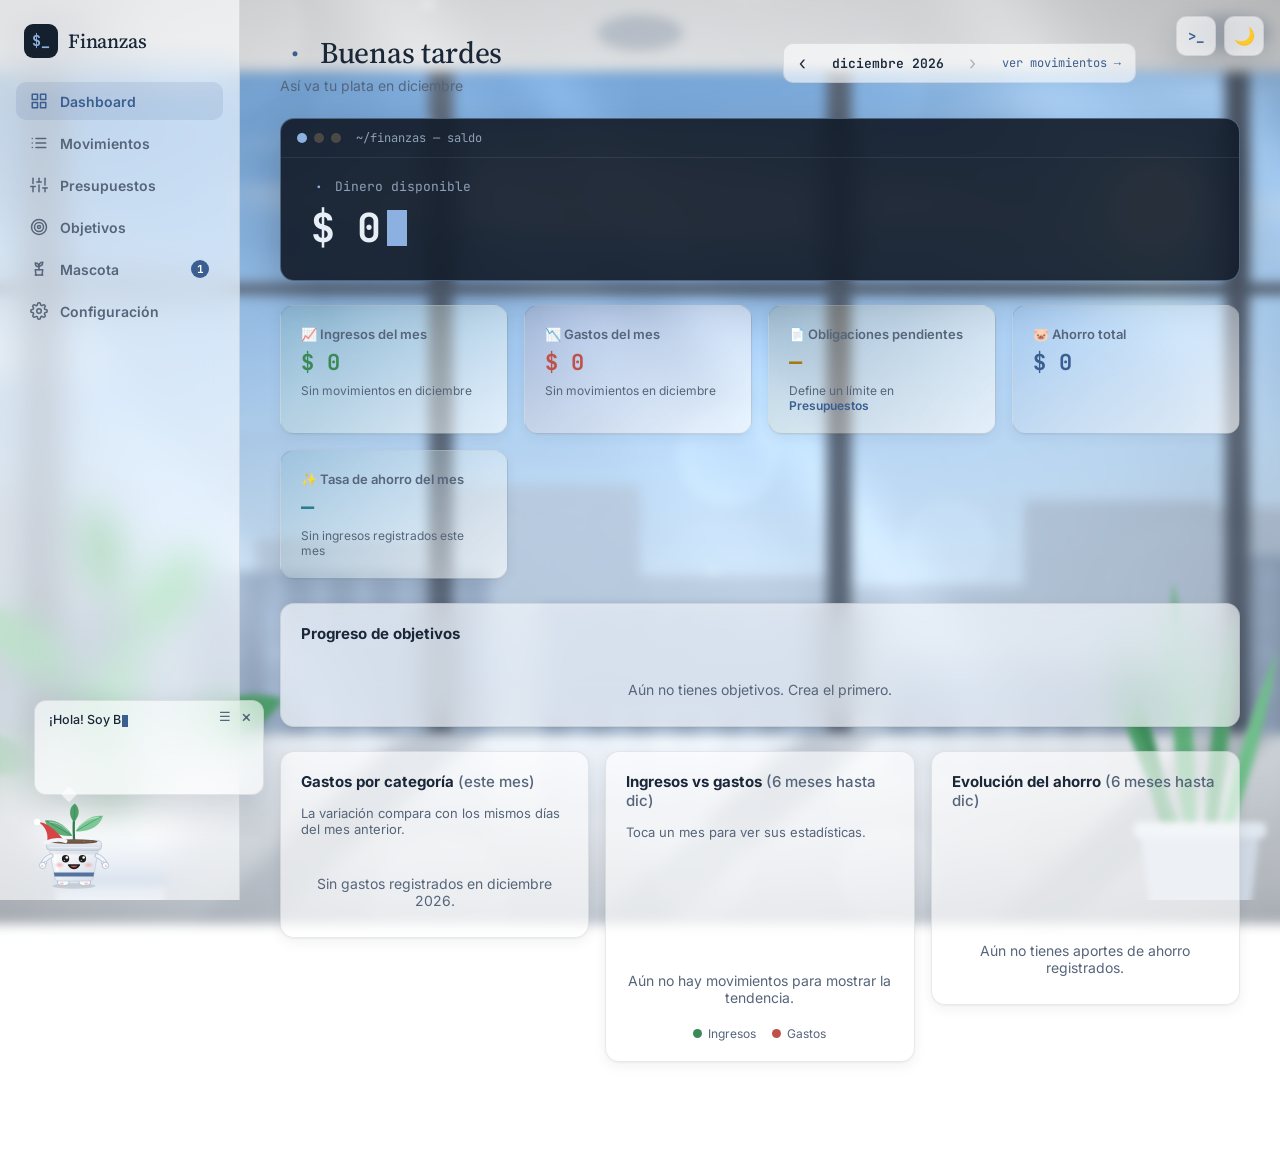
<file: index.html>
<!DOCTYPE html>
<html lang="es">
<head>
  <meta charset="UTF-8">
  <script>
    (function () {
      try {
        var t = localStorage.getItem('financeAppTheme');
        if (t === 'oscuro' || t === 'claro') document.documentElement.setAttribute('data-theme', t);
      } catch (e) {}
    })();
  </script>
  <script>
    (function () {
      try {
        var pin = localStorage.getItem('financeAppPin');
        var desbloqueado = sessionStorage.getItem('financeAppUnlocked') === 'true';
        if (pin && !desbloqueado) document.documentElement.classList.add('bloqueado');
      } catch (e) {}
    })();
  </script>
  <meta name="viewport" content="width=device-width, initial-scale=1.0">
  <meta name="theme-color" content="#3b5e91">
  <link rel="manifest" href="manifest.json">
  <link rel="icon" href="icons/icon-192.png">
  <link rel="apple-touch-icon" href="icons/icon-192.png">
  <title>Dashboard · Mis Finanzas</title>
  <link rel="stylesheet" href="css/styles.css">
</head>
<body data-page="dashboard">
  <button class="theme-toggle-btn" id="theme-toggle" aria-label="Cambiar tema">🌙</button>
  <div class="app-shell">
    <aside class="sidebar">
      <div class="sidebar-header">
        <span class="logo-mark" aria-hidden="true">$<span class="logo-cursor">_</span></span>
        <span class="logo-text">Finanzas</span>
      </div>
      <nav id="sidebar-nav" class="sidebar-nav"></nav>
    </aside>

    <main class="main-content">
      <header class="page-header">
        <div>
          <h1><span id="saludo">¡Hola!</span></h1>
          <p class="page-subtitle" id="saludo-sub">Así va tu plata este mes</p>
        </div>
        <div class="selector-mes" role="group" aria-label="Mes que se está viendo">
          <button type="button" class="selector-mes-btn" id="mes-anterior" aria-label="Mes anterior">‹</button>
          <span class="selector-mes-label" id="mes-label" aria-live="polite"></span>
          <button type="button" class="selector-mes-btn" id="mes-siguiente" aria-label="Mes siguiente">›</button>
          <button type="button" class="selector-mes-hoy" id="mes-hoy" hidden>hoy</button>
          <a class="selector-mes-link" id="mes-ver-movimientos" href="movimientos.html">ver movimientos →</a>
        </div>
      </header>

      <section class="hero-balance">
        <div class="hero-terminal-barra" aria-hidden="true"><i></i><i></i><i></i><span>~/finanzas — saldo</span></div>
        <span class="hero-balance-label"><span class="glifo-spinner" aria-hidden="true">✻</span><span id="hero-label-texto">Dinero disponible</span></span>
        <span class="hero-balance-value"><span id="kpi-disponible">$ 0</span><span class="hero-cursor" aria-hidden="true"></span></span>
        <span class="hero-chip" id="hero-balance-mes" hidden></span>
      </section>

      <section class="kpi-grid">
        <div class="card kpi-card kpi-green">
          <span class="kpi-label">📈 Ingresos <span class="kpi-mes">del mes</span></span>
          <span class="kpi-value" id="kpi-ingresos">$ 0</span>
          <span class="kpi-sub" id="kpi-ingresos-sub"></span>
        </div>
        <div class="card kpi-card kpi-rose">
          <span class="kpi-label">📉 Gastos <span class="kpi-mes">del mes</span></span>
          <span class="kpi-value" id="kpi-gastos">$ 0</span>
          <span class="kpi-sub" id="kpi-gastos-sub"></span>
        </div>
        <div class="card kpi-card kpi-amber">
          <span class="kpi-label">📄 Obligaciones pendientes</span>
          <span class="kpi-value" id="kpi-obligaciones">—</span>
          <span class="kpi-sub" id="kpi-obligaciones-sub"></span>
        </div>
        <div class="card kpi-card kpi-navy">
          <span class="kpi-label">🐷 Ahorro total</span>
          <span class="kpi-value" id="kpi-ahorro">$ 0</span>
        </div>
        <div class="card kpi-card kpi-cyan">
          <span class="kpi-label">✨ Tasa de ahorro <span class="kpi-mes">del mes</span></span>
          <span class="kpi-value" id="kpi-tasa-ahorro">—</span>
          <span class="kpi-sub" id="kpi-tasa-ahorro-sub"></span>
        </div>
      </section>

      <section class="card">
        <h2 class="section-title">Progreso de objetivos</h2>
        <div id="objetivos-resumen" class="goals-mini-list"></div>
      </section>

      <section class="charts-grid">
        <div class="card">
          <h2 class="section-title">Gastos por categoría <span class="titulo-mes" id="titulo-categorias"></span></h2>
          <p class="settings-hint">La variación compara con los mismos días del mes anterior.</p>
          <div id="chart-gastos-categoria" class="hbar-chart"></div>
        </div>
        <div class="card">
          <h2 class="section-title">Ingresos vs gastos <span class="titulo-mes" id="titulo-ingresos-gastos"></span></h2>
          <p class="settings-hint">Toca un mes para ver sus estadísticas.</p>
          <div id="chart-ingresos-gastos" class="chart-bars"></div>
          <div class="chart-legend">
            <span class="legend-item"><span class="legend-dot legend-dot-ingreso"></span>Ingresos</span>
            <span class="legend-item"><span class="legend-dot legend-dot-gasto"></span>Gastos</span>
          </div>
        </div>
        <div class="card">
          <h2 class="section-title">Evolución del ahorro <span class="titulo-mes" id="titulo-ahorro"></span></h2>
          <div id="chart-ahorro" class="chart-bars"></div>
        </div>
      </section>
    </main>
  </div>

  <script src="js/storage.js"></script>
  <script src="js/format.js"></script>
  <script src="js/analytics.js"></script>
  <script src="js/nav.js"></script>
  <script src="js/theme.js"></script>
  <script src="js/pin.js"></script>
  <script src="js/fondo.js"></script>
  <script src="js/mascota.js"></script>
  <script src="js/mascota-vida.js"></script>
  <script src="js/mascota-menu.js"></script>
  <script src="js/mascota-recompensas.js"></script>
  <script src="js/comandos.js"></script>
  <script src="js/dashboard.js"></script>
  <script src="js/pwa.js"></script>
</body>
</html>
</file>
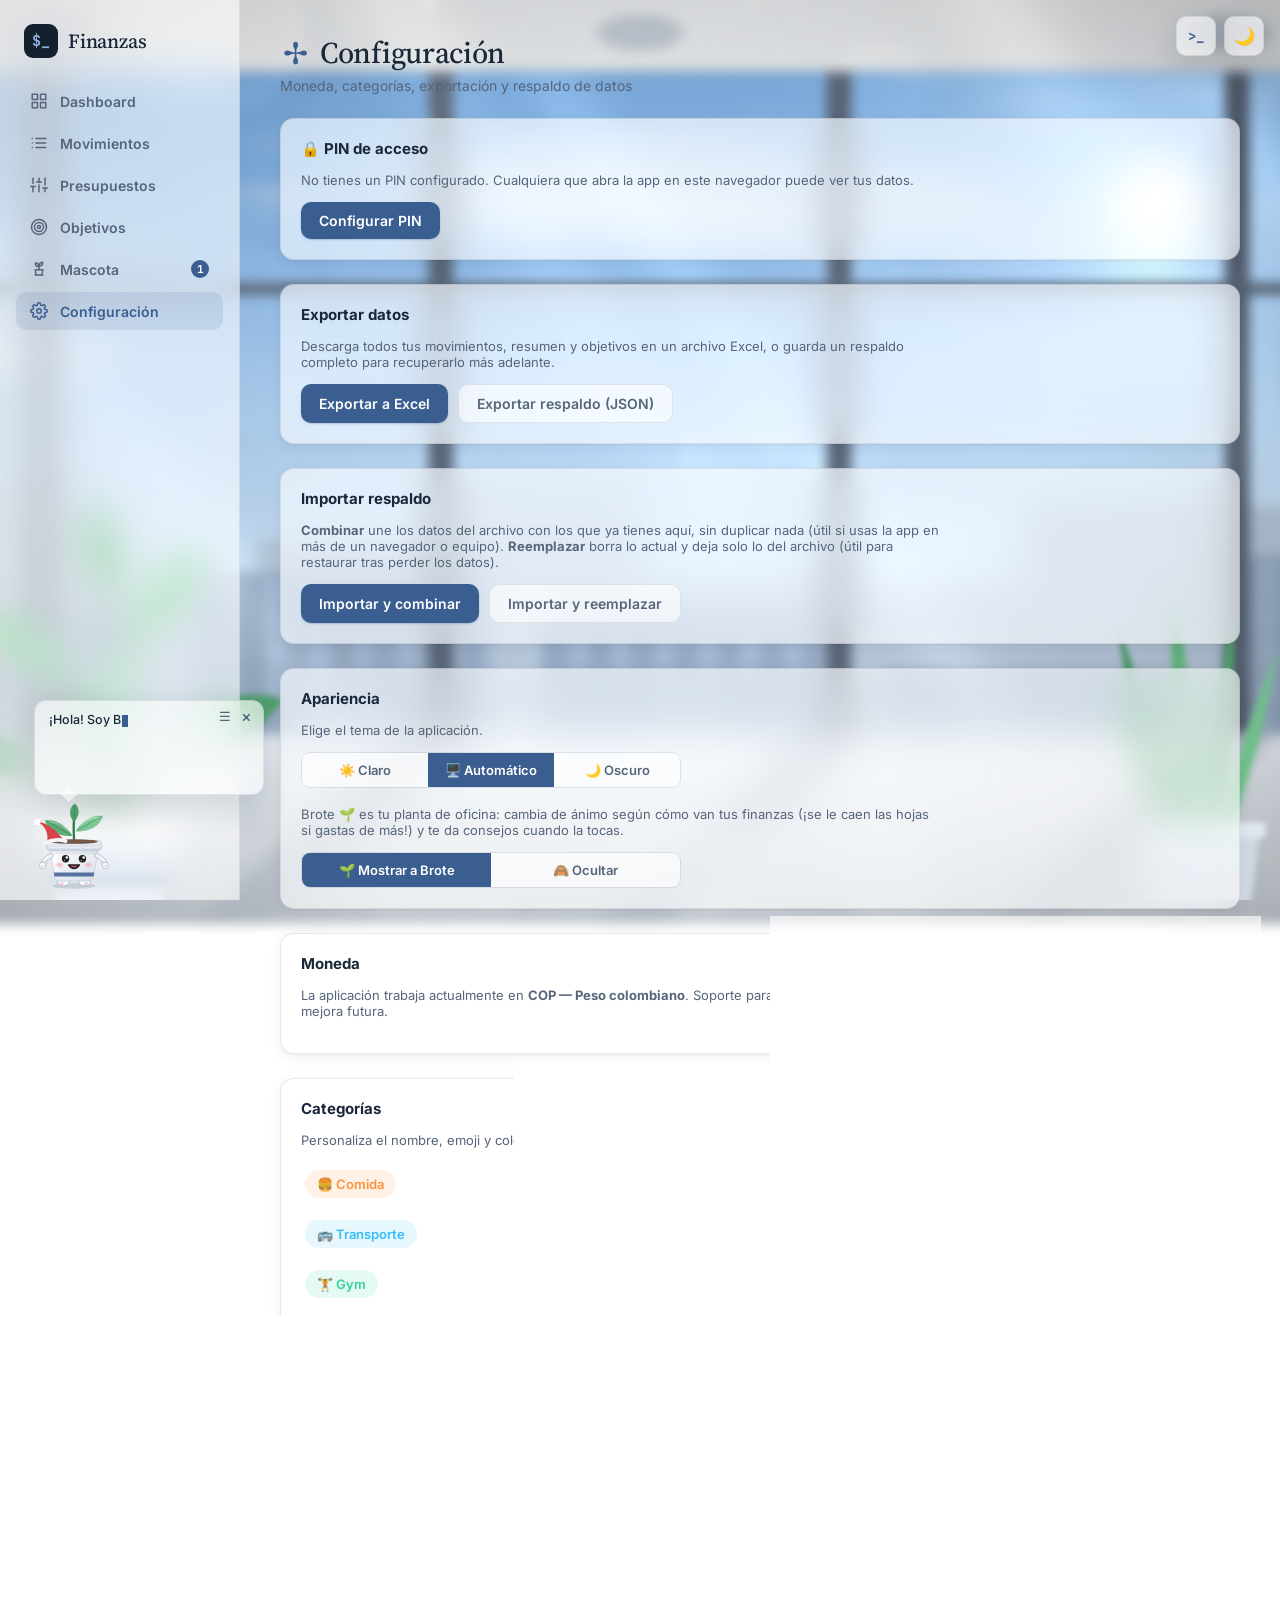
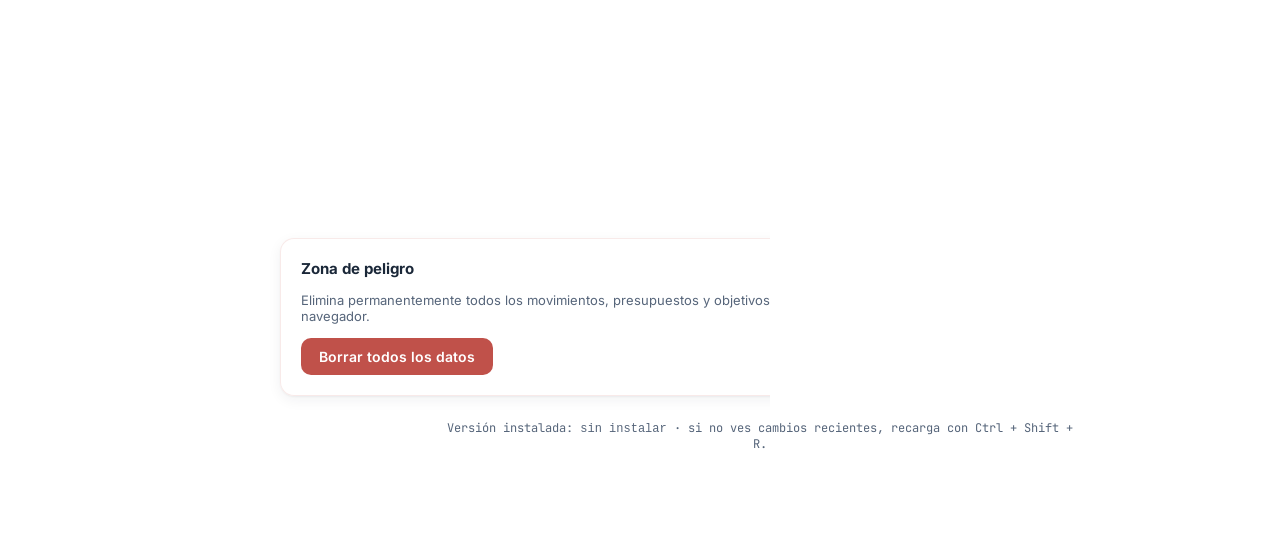
<file: configuracion.html>
<!DOCTYPE html>
<html lang="es">
<head>
  <meta charset="UTF-8">
  <script>
    (function () {
      try {
        var t = localStorage.getItem('financeAppTheme');
        if (t === 'oscuro' || t === 'claro') document.documentElement.setAttribute('data-theme', t);
      } catch (e) {}
    })();
  </script>
  <script>
    (function () {
      try {
        var pin = localStorage.getItem('financeAppPin');
        var desbloqueado = sessionStorage.getItem('financeAppUnlocked') === 'true';
        if (pin && !desbloqueado) document.documentElement.classList.add('bloqueado');
      } catch (e) {}
    })();
  </script>
  <meta name="viewport" content="width=device-width, initial-scale=1.0">
  <meta name="theme-color" content="#3b5e91">
  <link rel="manifest" href="manifest.json">
  <link rel="icon" href="icons/icon-192.png">
  <link rel="apple-touch-icon" href="icons/icon-192.png">
  <title>Configuración · Mis Finanzas</title>
  <link rel="stylesheet" href="css/styles.css">
</head>
<body data-page="configuracion">
  <button class="theme-toggle-btn" id="theme-toggle" aria-label="Cambiar tema">🌙</button>
  <div class="app-shell">
    <aside class="sidebar">
      <div class="sidebar-header">
        <span class="logo-mark" aria-hidden="true">$<span class="logo-cursor">_</span></span>
        <span class="logo-text">Finanzas</span>
      </div>
      <nav id="sidebar-nav" class="sidebar-nav"></nav>
    </aside>

    <main class="main-content">
      <header class="page-header">
        <div>
          <h1>Configuración</h1>
          <p class="page-subtitle">Moneda, categorías, exportación y respaldo de datos</p>
        </div>
      </header>

      <section class="card">
        <h2 class="section-title">🔒 PIN de acceso</h2>
        <p class="settings-hint" id="pin-estado-texto">Protege la app con un PIN — se pide una vez por sesión del navegador. No es cifrado real: es un candado contra miradas casuales, no contra alguien con herramientas de desarrollador.</p>
        <div class="settings-actions" id="pin-acciones"></div>
      </section>

      <section class="card">
        <h2 class="section-title">Exportar datos</h2>
        <p class="settings-hint">Descarga todos tus movimientos, resumen y objetivos en un archivo Excel, o guarda un respaldo completo para recuperarlo más adelante.</p>
        <div class="settings-actions">
          <button class="btn btn-primary" id="btn-exportar-excel">Exportar a Excel</button>
          <button class="btn btn-ghost" id="btn-exportar-respaldo">Exportar respaldo (JSON)</button>
        </div>
      </section>

      <section class="card">
        <h2 class="section-title">Importar respaldo</h2>
        <p class="settings-hint">
          <strong>Combinar</strong> une los datos del archivo con los que ya tienes aquí, sin duplicar nada (útil si usas la app en más de un navegador o equipo).
          <strong>Reemplazar</strong> borra lo actual y deja solo lo del archivo (útil para restaurar tras perder los datos).
        </p>
        <div class="settings-actions">
          <button class="btn btn-primary" id="btn-importar-combinar">Importar y combinar</button>
          <button class="btn btn-ghost" id="btn-importar-reemplazar">Importar y reemplazar</button>
          <input type="file" id="input-importar-respaldo" accept="application/json" hidden>
        </div>
      </section>

      <section class="card">
        <h2 class="section-title">Apariencia</h2>
        <p class="settings-hint">Elige el tema de la aplicación.</p>
        <div class="segmented segmented-tema" id="tema-segmented">
          <button type="button" class="segmented-option" data-tema="claro">☀️ Claro</button>
          <button type="button" class="segmented-option" data-tema="auto">🖥️ Automático</button>
          <button type="button" class="segmented-option" data-tema="oscuro">🌙 Oscuro</button>
        </div>
        <p class="settings-hint" style="margin-top: 18px;">Brote 🌱 es tu planta de oficina: cambia de ánimo según cómo van tus finanzas (¡se le caen las hojas si gastas de más!) y te da consejos cuando la tocas.</p>
        <div class="segmented segmented-tema" id="mascota-segmented">
          <button type="button" class="segmented-option" data-mascota="visible">🌱 Mostrar a Brote</button>
          <button type="button" class="segmented-option" data-mascota="oculta">🙈 Ocultar</button>
        </div>
      </section>

      <section class="card">
        <h2 class="section-title">Moneda</h2>
        <p class="settings-hint">La aplicación trabaja actualmente en <strong>COP — Peso colombiano</strong>. Soporte para más monedas es una mejora futura.</p>
      </section>

      <section class="card">
        <h2 class="section-title">Categorías</h2>
        <p class="settings-hint">Personaliza el nombre, emoji y color de tus categorías, o crea nuevas.</p>
        <div id="categorias-lista" class="category-list"></div>
        <div class="settings-actions" style="margin-top: 14px;">
          <button class="btn btn-ghost" id="btn-nueva-categoria">+ Nueva categoría</button>
        </div>
      </section>

      <section class="card">
        <h2 class="section-title">Buscar duplicados</h2>
        <p class="settings-hint">Revisa si hay movimientos repetidos (misma fecha, descripción, tipo y valor) — puede pasar si importaste el mismo extracto más de una vez.</p>
        <div class="settings-actions">
          <button class="btn btn-ghost" id="btn-buscar-duplicados">Buscar duplicados</button>
        </div>
        <div id="duplicados-resultado"></div>
      </section>

      <section class="card danger-zone">
        <h2 class="section-title">Zona de peligro</h2>
        <p class="settings-hint">Elimina permanentemente todos los movimientos, presupuestos y objetivos guardados en este navegador.</p>
        <button class="btn btn-danger" id="btn-borrar-datos">Borrar todos los datos</button>
      </section>

      <p class="settings-hint version-app">Versión instalada: <code id="version-app">…</code> · si no ves cambios recientes, recarga con Ctrl + Shift + R.</p>
    </main>
  </div>

  <div class="modal-overlay" id="modal-borrar-overlay" hidden>
    <div class="modal" role="dialog" aria-modal="true" aria-labelledby="modal-borrar-title">
      <div class="modal-header">
        <h2 id="modal-borrar-title">¿Borrar todos los datos?</h2>
        <button class="modal-close" id="btn-borrar-close" aria-label="Cerrar">&times;</button>
      </div>
      <div class="modal-body">
        <p>Esta acción eliminará permanentemente todos tus movimientos, presupuestos y objetivos guardados en este navegador. <strong>No se puede deshacer.</strong></p>
        <p>Si quieres conservar tus datos, cancela y usa primero "Exportar respaldo".</p>
      </div>
      <div class="form-actions modal-footer">
        <button type="button" class="btn btn-ghost" id="btn-borrar-cancelar">Cancelar</button>
        <button type="button" class="btn btn-danger" id="btn-borrar-confirmar">Sí, borrar todo</button>
      </div>
    </div>
  </div>

  <div class="modal-overlay" id="modal-pin-overlay" hidden>
    <div class="modal" role="dialog" aria-modal="true" aria-labelledby="modal-pin-title">
      <div class="modal-header">
        <h2 id="modal-pin-title">Configurar PIN</h2>
        <button class="modal-close" id="modal-pin-close" aria-label="Cerrar">&times;</button>
      </div>
      <form id="form-pin" class="form-grid">
        <div class="form-field form-field-full">
          <label for="input-pin-nuevo">PIN (4 a 6 dígitos)</label>
          <input type="password" inputmode="numeric" pattern="[0-9]*" id="input-pin-nuevo" maxlength="6" placeholder="••••" required>
        </div>
        <div class="form-field form-field-full">
          <label for="input-pin-confirmar">Confirma el PIN</label>
          <input type="password" inputmode="numeric" pattern="[0-9]*" id="input-pin-confirmar" maxlength="6" placeholder="••••" required>
        </div>
        <div class="form-actions form-field-full">
          <button type="button" class="btn btn-ghost" id="btn-pin-cancelar">Cancelar</button>
          <button type="submit" class="btn btn-primary">Guardar</button>
        </div>
      </form>
    </div>
  </div>

  <div class="modal-overlay" id="modal-categoria-overlay" hidden>
    <div class="modal" role="dialog" aria-modal="true" aria-labelledby="modal-categoria-title">
      <div class="modal-header">
        <h2 id="modal-categoria-title">Nueva categoría</h2>
        <button class="modal-close" id="modal-categoria-close" aria-label="Cerrar">&times;</button>
      </div>
      <form id="form-categoria" class="form-grid">
        <input type="hidden" id="categoria-nombre-original">

        <div class="form-field form-field-full">
          <label for="input-categoria-nombre">Nombre</label>
          <input type="text" id="input-categoria-nombre" placeholder="Ej. Mascotas" required>
        </div>

        <div class="form-field">
          <label for="input-categoria-emoji">Emoji</label>
          <input type="text" id="input-categoria-emoji" placeholder="🐾" maxlength="4">
        </div>

        <div class="form-field">
          <label for="input-categoria-color">Color</label>
          <input type="color" id="input-categoria-color" value="#3b5e91">
        </div>

        <div class="form-actions form-field-full">
          <button type="button" class="btn btn-ghost" id="btn-categoria-cancelar">Cancelar</button>
          <button type="submit" class="btn btn-primary">Guardar</button>
        </div>
      </form>
    </div>
  </div>

  <script src="lib/xlsx.full.min.js"></script>
  <script src="js/storage.js"></script>
  <script src="js/format.js"></script>
  <script src="js/analytics.js"></script>
  <script src="js/export.js"></script>
  <script src="js/ui.js"></script>
  <script src="js/nav.js"></script>
  <script src="js/theme.js"></script>
  <script src="js/pin.js"></script>
  <script src="js/fondo.js"></script>
  <script src="js/mascota.js"></script>
  <script src="js/mascota-vida.js"></script>
  <script src="js/mascota-menu.js"></script>
  <script src="js/mascota-recompensas.js"></script>
  <script src="js/comandos.js"></script>
  <script src="js/configuracion.js"></script>
  <script src="js/pwa.js"></script>
</body>
</html>
</file>
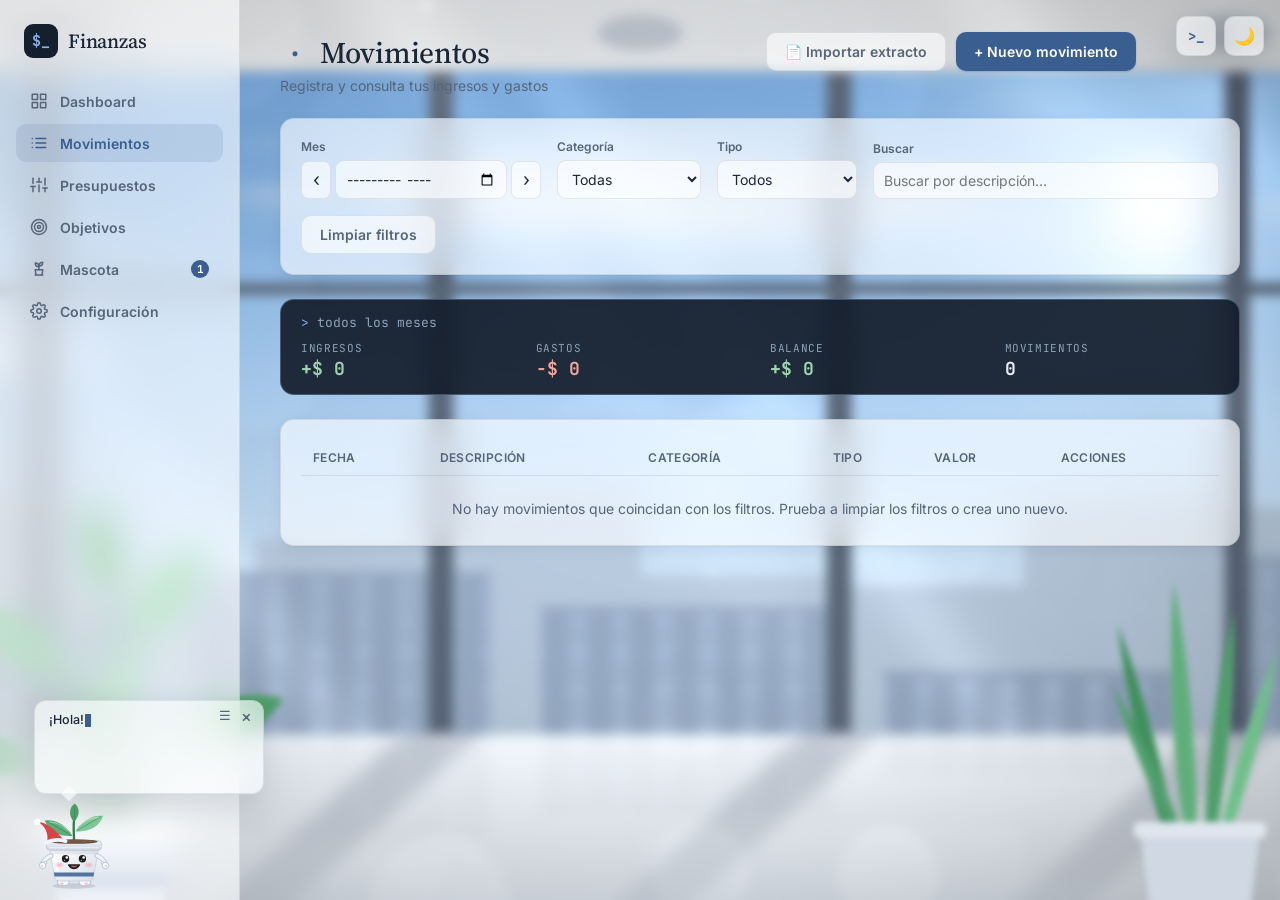
<file: movimientos.html>
<!DOCTYPE html>
<html lang="es">
<head>
  <meta charset="UTF-8">
  <script>
    (function () {
      try {
        var t = localStorage.getItem('financeAppTheme');
        if (t === 'oscuro' || t === 'claro') document.documentElement.setAttribute('data-theme', t);
      } catch (e) {}
    })();
  </script>
  <script>
    (function () {
      try {
        var pin = localStorage.getItem('financeAppPin');
        var desbloqueado = sessionStorage.getItem('financeAppUnlocked') === 'true';
        if (pin && !desbloqueado) document.documentElement.classList.add('bloqueado');
      } catch (e) {}
    })();
  </script>
  <meta name="viewport" content="width=device-width, initial-scale=1.0">
  <meta name="theme-color" content="#3b5e91">
  <link rel="manifest" href="manifest.json">
  <link rel="icon" href="icons/icon-192.png">
  <link rel="apple-touch-icon" href="icons/icon-192.png">
  <title>Movimientos · Mis Finanzas</title>
  <link rel="stylesheet" href="css/styles.css">
</head>
<body data-page="movimientos">
  <button class="theme-toggle-btn" id="theme-toggle" aria-label="Cambiar tema">🌙</button>
  <div class="app-shell">
    <aside class="sidebar">
      <div class="sidebar-header">
        <span class="logo-mark" aria-hidden="true">$<span class="logo-cursor">_</span></span>
        <span class="logo-text">Finanzas</span>
      </div>
      <nav id="sidebar-nav" class="sidebar-nav"></nav>
    </aside>

    <main class="main-content">
      <header class="page-header">
        <div>
          <h1>Movimientos</h1>
          <p class="page-subtitle">Registra y consulta tus ingresos y gastos</p>
        </div>
        <div class="page-header-actions">
          <button class="btn btn-ghost" id="btn-importar-extracto">📄 Importar extracto</button>
          <button class="btn btn-primary" id="btn-nuevo-movimiento">+ Nuevo movimiento</button>
        </div>
        <input type="file" id="input-extracto-pdf" accept="application/pdf" hidden>
      </header>

      <section class="card filters-bar">
        <div class="filter-field">
          <label for="filtro-mes">Mes</label>
          <div class="filtro-mes-grupo">
            <button type="button" class="selector-mes-btn" id="filtro-mes-anterior" aria-label="Mes anterior">‹</button>
            <input type="month" id="filtro-mes">
            <button type="button" class="selector-mes-btn" id="filtro-mes-siguiente" aria-label="Mes siguiente">›</button>
          </div>
        </div>
        <div class="filter-field">
          <label for="filtro-categoria">Categoría</label>
          <select id="filtro-categoria"></select>
        </div>
        <div class="filter-field">
          <label for="filtro-tipo">Tipo</label>
          <select id="filtro-tipo">
            <option value="">Todos</option>
            <option value="ingreso">Ingreso</option>
            <option value="gasto">Gasto</option>
          </select>
        </div>
        <div class="filter-field filter-search">
          <label for="filtro-busqueda">Buscar</label>
          <input type="search" id="filtro-busqueda" placeholder="Buscar por descripción…">
        </div>
        <button class="btn btn-ghost" id="btn-limpiar-filtros">Limpiar filtros</button>
      </section>

      <section class="resumen-filtro" id="resumen-filtro" aria-live="polite"></section>

      <section class="card">
        <div class="table-wrapper">
          <table class="data-table">
            <thead>
              <tr>
                <th>Fecha</th>
                <th>Descripción</th>
                <th>Categoría</th>
                <th>Tipo</th>
                <th>Valor</th>
                <th>Acciones</th>
              </tr>
            </thead>
            <tbody id="tabla-movimientos-body"></tbody>
          </table>
        </div>
        <p class="empty-state-inline" id="movimientos-empty" hidden>
          No hay movimientos que coincidan con los filtros. Prueba a limpiar los filtros o crea uno nuevo.
        </p>
      </section>
    </main>
  </div>

  <div class="modal-overlay" id="modal-overlay" hidden>
    <div class="modal" role="dialog" aria-modal="true" aria-labelledby="modal-title">
      <div class="modal-header">
        <h2 id="modal-title">Nuevo movimiento</h2>
        <button class="modal-close" id="modal-close" aria-label="Cerrar">&times;</button>
      </div>
      <form id="form-movimiento" class="form-grid">
        <input type="hidden" id="movimiento-id">

        <div class="form-field form-field-full">
          <label>Tipo</label>
          <div class="segmented" id="tipo-segmented">
            <button type="button" class="segmented-option active" data-tipo="gasto">Gasto</button>
            <button type="button" class="segmented-option" data-tipo="ingreso">Ingreso</button>
          </div>
        </div>

        <div class="form-field">
          <label for="input-fecha">Fecha</label>
          <input type="date" id="input-fecha" required>
        </div>

        <div class="form-field">
          <label for="input-valor">Valor (COP)</label>
          <div class="currency-input-wrap">
            <span>$</span>
            <input type="text" id="input-valor" placeholder="0" required>
          </div>
        </div>

        <div class="form-field form-field-full">
          <label for="input-descripcion">Descripción</label>
          <input type="text" id="input-descripcion" placeholder="Ej. Almuerzo" required>
        </div>

        <div class="form-field form-field-full">
          <label for="input-categoria">Categoría</label>
          <select id="input-categoria" required></select>
        </div>

        <div class="form-actions form-field-full">
          <button type="button" class="btn btn-ghost" id="btn-cancelar">Cancelar</button>
          <button type="submit" class="btn btn-primary">Guardar</button>
        </div>
      </form>
    </div>
  </div>

  <div class="modal-overlay" id="modal-importar-overlay" hidden>
    <div class="modal modal-wide" role="dialog" aria-modal="true" aria-labelledby="modal-importar-title">
      <div class="modal-header">
        <h2 id="modal-importar-title">Importar extracto de Nequi</h2>
        <button class="modal-close" id="modal-importar-close" aria-label="Cerrar">&times;</button>
      </div>
      <div class="modal-body" id="importar-body">
        <p class="empty-state-inline">Selecciona un PDF de extracto de Nequi para comenzar.</p>
      </div>
      <div class="form-actions modal-footer">
        <button type="button" class="btn btn-ghost" id="btn-importar-cancelar">Cancelar</button>
        <button type="button" class="btn btn-primary" id="btn-importar-confirmar" disabled>Importar seleccionados</button>
      </div>
    </div>
  </div>

  <script src="js/storage.js"></script>
  <script src="js/format.js"></script>
  <script src="js/ui.js"></script>
  <script src="js/nav.js"></script>
  <script src="js/movimientos.js"></script>
  <script src="js/nequi-parser.js"></script>
  <script src="js/importar-nequi.js"></script>
  <script src="js/theme.js"></script>
  <script src="js/pin.js"></script>
  <script src="js/fondo.js"></script>
  <script src="js/mascota.js"></script>
  <script src="js/mascota-vida.js"></script>
  <script src="js/mascota-menu.js"></script>
  <script src="js/mascota-recompensas.js"></script>
  <script src="js/comandos.js"></script>
  <script src="js/pwa.js"></script>
</body>
</html>
</file>
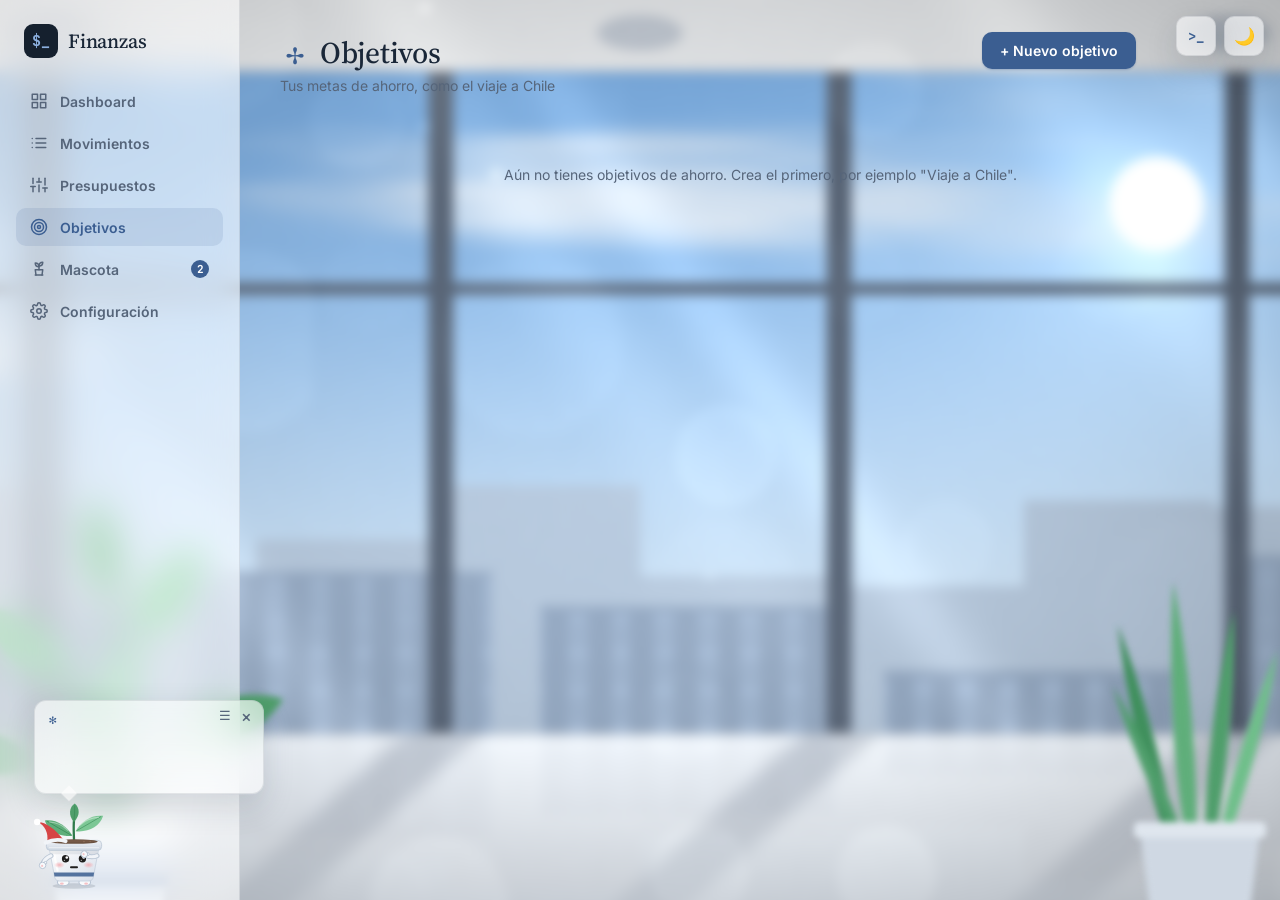
<file: objetivos.html>
<!DOCTYPE html>
<html lang="es">
<head>
  <meta charset="UTF-8">
  <script>
    (function () {
      try {
        var t = localStorage.getItem('financeAppTheme');
        if (t === 'oscuro' || t === 'claro') document.documentElement.setAttribute('data-theme', t);
      } catch (e) {}
    })();
  </script>
  <script>
    (function () {
      try {
        var pin = localStorage.getItem('financeAppPin');
        var desbloqueado = sessionStorage.getItem('financeAppUnlocked') === 'true';
        if (pin && !desbloqueado) document.documentElement.classList.add('bloqueado');
      } catch (e) {}
    })();
  </script>
  <meta name="viewport" content="width=device-width, initial-scale=1.0">
  <meta name="theme-color" content="#3b5e91">
  <link rel="manifest" href="manifest.json">
  <link rel="icon" href="icons/icon-192.png">
  <link rel="apple-touch-icon" href="icons/icon-192.png">
  <title>Objetivos · Mis Finanzas</title>
  <link rel="stylesheet" href="css/styles.css">
</head>
<body data-page="objetivos">
  <button class="theme-toggle-btn" id="theme-toggle" aria-label="Cambiar tema">🌙</button>
  <div class="app-shell">
    <aside class="sidebar">
      <div class="sidebar-header">
        <span class="logo-mark" aria-hidden="true">$<span class="logo-cursor">_</span></span>
        <span class="logo-text">Finanzas</span>
      </div>
      <nav id="sidebar-nav" class="sidebar-nav"></nav>
    </aside>

    <main class="main-content">
      <header class="page-header">
        <div>
          <h1>Objetivos</h1>
          <p class="page-subtitle">Tus metas de ahorro, como el viaje a Chile</p>
        </div>
        <button class="btn btn-primary" id="btn-nuevo-objetivo">+ Nuevo objetivo</button>
      </header>

      <section id="objetivos-list" class="goals-grid"></section>
      <p class="empty-state-inline" id="objetivos-empty" hidden>
        Aún no tienes objetivos de ahorro. Crea el primero, por ejemplo "Viaje a Chile".
      </p>
    </main>
  </div>

  <div class="modal-overlay" id="modal-objetivo-overlay" hidden>
    <div class="modal" role="dialog" aria-modal="true" aria-labelledby="modal-objetivo-title">
      <div class="modal-header">
        <h2 id="modal-objetivo-title">Nuevo objetivo</h2>
        <button class="modal-close" id="modal-objetivo-close" aria-label="Cerrar">&times;</button>
      </div>
      <form id="form-objetivo" class="form-grid">
        <input type="hidden" id="objetivo-id">

        <div class="form-field form-field-full">
          <label for="input-objetivo-nombre">Nombre</label>
          <input type="text" id="input-objetivo-nombre" placeholder="Ej. Viaje a Chile" required>
        </div>

        <div class="form-field">
          <label for="input-objetivo-meta">Meta (COP)</label>
          <div class="currency-input-wrap">
            <span>$</span>
            <input type="text" id="input-objetivo-meta" placeholder="5.000.000" required>
          </div>
        </div>

        <div class="form-field">
          <label for="input-objetivo-fecha">Fecha objetivo (opcional)</label>
          <input type="date" id="input-objetivo-fecha">
        </div>

        <div class="form-actions form-field-full">
          <button type="button" class="btn btn-ghost" id="btn-objetivo-cancelar">Cancelar</button>
          <button type="submit" class="btn btn-primary">Guardar</button>
        </div>
      </form>
    </div>
  </div>

  <div class="modal-overlay" id="modal-aporte-overlay" hidden>
    <div class="modal" role="dialog" aria-modal="true" aria-labelledby="modal-aporte-title">
      <div class="modal-header">
        <h2 id="modal-aporte-title">Agregar aporte</h2>
        <button class="modal-close" id="modal-aporte-close" aria-label="Cerrar">&times;</button>
      </div>
      <form id="form-aporte" class="form-grid">
        <input type="hidden" id="aporte-objetivo-id">

        <div class="form-field">
          <label for="input-aporte-valor">Valor (COP)</label>
          <div class="currency-input-wrap">
            <span>$</span>
            <input type="text" id="input-aporte-valor" placeholder="100.000" required>
          </div>
        </div>

        <div class="form-field">
          <label for="input-aporte-fecha">Fecha</label>
          <input type="date" id="input-aporte-fecha" required>
        </div>

        <div class="form-actions form-field-full">
          <button type="button" class="btn btn-ghost" id="btn-aporte-cancelar">Cancelar</button>
          <button type="submit" class="btn btn-primary">Agregar</button>
        </div>
      </form>
    </div>
  </div>

  <script src="js/storage.js"></script>
  <script src="js/format.js"></script>
  <script src="js/ui.js"></script>
  <script src="js/nav.js"></script>
  <script src="js/objetivos.js"></script>
  <script src="js/theme.js"></script>
  <script src="js/pin.js"></script>
  <script src="js/fondo.js"></script>
  <script src="js/mascota.js"></script>
  <script src="js/mascota-vida.js"></script>
  <script src="js/mascota-menu.js"></script>
  <script src="js/mascota-recompensas.js"></script>
  <script src="js/comandos.js"></script>
  <script src="js/pwa.js"></script>
</body>
</html>
</file>
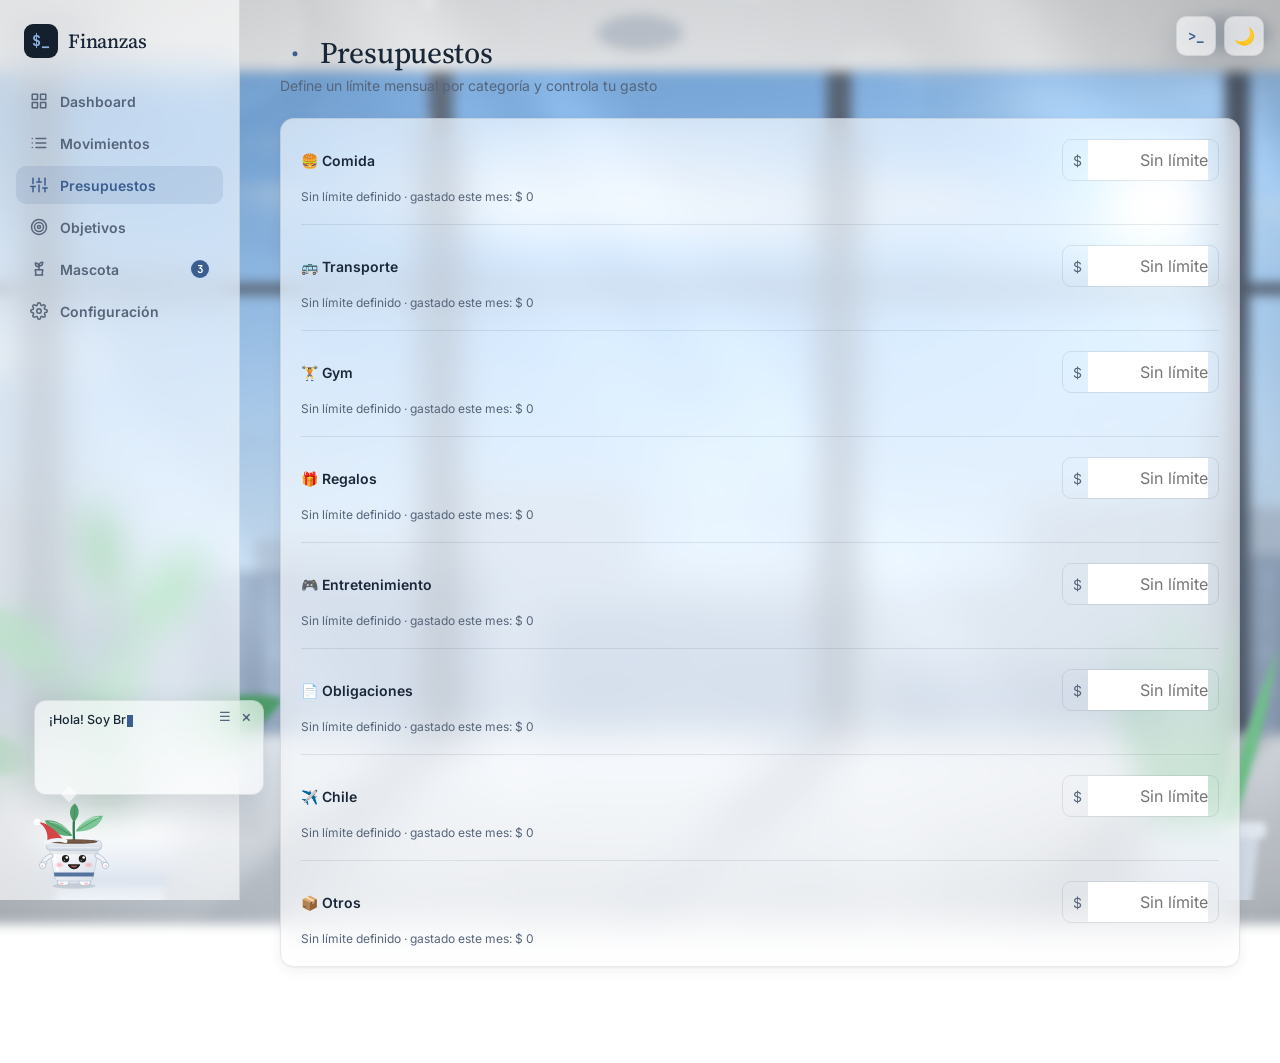
<file: presupuestos.html>
<!DOCTYPE html>
<html lang="es">
<head>
  <meta charset="UTF-8">
  <script>
    (function () {
      try {
        var t = localStorage.getItem('financeAppTheme');
        if (t === 'oscuro' || t === 'claro') document.documentElement.setAttribute('data-theme', t);
      } catch (e) {}
    })();
  </script>
  <script>
    (function () {
      try {
        var pin = localStorage.getItem('financeAppPin');
        var desbloqueado = sessionStorage.getItem('financeAppUnlocked') === 'true';
        if (pin && !desbloqueado) document.documentElement.classList.add('bloqueado');
      } catch (e) {}
    })();
  </script>
  <meta name="viewport" content="width=device-width, initial-scale=1.0">
  <meta name="theme-color" content="#3b5e91">
  <link rel="manifest" href="manifest.json">
  <link rel="icon" href="icons/icon-192.png">
  <link rel="apple-touch-icon" href="icons/icon-192.png">
  <title>Presupuestos · Mis Finanzas</title>
  <link rel="stylesheet" href="css/styles.css">
</head>
<body data-page="presupuestos">
  <button class="theme-toggle-btn" id="theme-toggle" aria-label="Cambiar tema">🌙</button>
  <div class="app-shell">
    <aside class="sidebar">
      <div class="sidebar-header">
        <span class="logo-mark" aria-hidden="true">$<span class="logo-cursor">_</span></span>
        <span class="logo-text">Finanzas</span>
      </div>
      <nav id="sidebar-nav" class="sidebar-nav"></nav>
    </aside>

    <main class="main-content">
      <header class="page-header">
        <div>
          <h1>Presupuestos</h1>
          <p class="page-subtitle">Define un límite mensual por categoría y controla tu gasto</p>
        </div>
      </header>

      <section class="card">
        <div id="presupuestos-list" class="budget-list"></div>
      </section>
    </main>
  </div>

  <script src="js/storage.js"></script>
  <script src="js/format.js"></script>
  <script src="js/analytics.js"></script>
  <script src="js/ui.js"></script>
  <script src="js/nav.js"></script>
  <script src="js/presupuestos.js"></script>
  <script src="js/theme.js"></script>
  <script src="js/pin.js"></script>
  <script src="js/fondo.js"></script>
  <script src="js/mascota.js"></script>
  <script src="js/mascota-vida.js"></script>
  <script src="js/mascota-menu.js"></script>
  <script src="js/mascota-recompensas.js"></script>
  <script src="js/comandos.js"></script>
  <script src="js/pwa.js"></script>
</body>
</html>
</file>
<file: css/styles.css>
/* ============ Fonts ============ */
/* Alternativas libres (OFL) a las fuentes de Claude: Source Serif 4 para
   titulos, Inter para la interfaz y JetBrains Mono para terminal y cifras.
   Son variables: un solo archivo cubre todos los pesos. */
@font-face {
  font-family: 'Inter';
  font-style: normal;
  font-weight: 400 700;
  font-display: swap;
  src: url('../lib/fonts/inter-latin.woff2') format('woff2');
}
@font-face {
  font-family: 'Source Serif 4';
  font-style: normal;
  font-weight: 400 600;
  font-display: swap;
  src: url('../lib/fonts/source-serif-4-latin.woff2') format('woff2');
}
@font-face {
  font-family: 'JetBrains Mono';
  font-style: normal;
  font-weight: 400 700;
  font-display: swap;
  src: url('../lib/fonts/jetbrains-mono-latin.woff2') format('woff2');
}

/* ============ Reset & base ============ */
*, *::before, *::after { box-sizing: border-box; }
html, body { margin: 0; padding: 0; }

/* Paleta de oficina: blancos y grises palidos, azul marino claro y verde de
   plantas. Las superficies son de vidrio esmerilado (semitransparentes con
   backdrop-filter) para que se vea la oficina del fondo (js/fondo.js). */
:root {
  --font-sans: 'Inter', -apple-system, BlinkMacSystemFont, "Segoe UI", Roboto, Helvetica, Arial, sans-serif;
  --font-serif: 'Source Serif 4', ui-serif, Georgia, Cambria, 'Times New Roman', serif;
  --font-mono: 'JetBrains Mono', ui-monospace, 'Cascadia Code', Consolas, Menlo, monospace;
  --bg: #e9eef4;
  --surface: rgba(255, 255, 255, 0.62);
  --surface-solid: #ffffff;
  --surface-alt: rgba(226, 233, 241, 0.7);
  --border: rgba(29, 43, 62, 0.1);
  --text: #1a2738;
  --text-muted: #56657a;
  --primary: #3b5e91;
  --primary-dark: #2b4a78;
  --primary-rgb: 59, 94, 145;
  --on-primary: #ffffff;
  --accent: #7a9cc9;
  --accent-soft: rgba(122, 156, 201, 0.16);
  --primary-soft: rgba(59, 94, 145, 0.12);
  --grad-main: linear-gradient(135deg, #2b4a78, #5a80b8);
  --terminal-bg: rgba(16, 25, 38, 0.9);
  --terminal-text: #e8eef6;
  --terminal-muted: #8fa1b8;
  --terminal-acento: #8cb0e0;
  --plant: #4f9e6b;
  --plant-dark: #2f7a4b;
  --plant-light: #9fd4ae;
  --success: #3a8a58;
  --success-soft: rgba(63, 143, 92, 0.12);
  --danger: #c0514a;
  --danger-soft: rgba(196, 84, 75, 0.12);
  --warning: #a8770f;
  --warning-soft: rgba(181, 129, 25, 0.13);
  --cyan: #2a7f8f;
  --cyan-soft: rgba(46, 135, 151, 0.12);
  --vidrio: blur(18px) saturate(1.3);
  --planta-brillo: 1;
  --toast-bg: #15202e;
  --toast-text: #e8eef6;
  --toast-border: #2a3a52;
  --radius: 14px;
  --radius-sm: 9px;
  --shadow: 0 1px 2px rgba(20, 32, 50, 0.05), 0 4px 14px rgba(20, 32, 50, 0.06);
  --shadow-md: 0 12px 32px rgba(20, 32, 50, 0.14);
  --sidebar-width: 240px;
  color-scheme: light;
}

:root[data-theme="oscuro"] {
  --bg: #0b121c;
  --surface: rgba(18, 28, 43, 0.58);
  --surface-solid: #152132;
  --surface-alt: rgba(42, 58, 84, 0.5);
  --border: rgba(160, 185, 220, 0.13);
  --text: #e6edf6;
  --text-muted: #9aabc2;
  --primary: #8cb0e0;
  --primary-dark: #6a90c6;
  --primary-rgb: 140, 176, 224;
  --on-primary: #0e1928;
  --accent: #b5cdee;
  --accent-soft: rgba(140, 176, 224, 0.13);
  --primary-soft: rgba(140, 176, 224, 0.15);
  --grad-main: linear-gradient(135deg, #4a6fa3, #8cb0e0);
  --terminal-bg: rgba(7, 12, 20, 0.88);
  --terminal-text: #e6edf6;
  --terminal-muted: #8696ad;
  --terminal-acento: #8cb0e0;
  --plant: #6cc28c;
  --plant-dark: #3f9a63;
  --plant-light: #a7dcb7;
  --success: #7cc79a;
  --success-soft: rgba(124, 199, 154, 0.13);
  --danger: #ef8f86;
  --danger-soft: rgba(239, 143, 134, 0.13);
  --warning: #e5bb62;
  --warning-soft: rgba(229, 187, 98, 0.13);
  --cyan: #79c6d3;
  --cyan-soft: rgba(121, 198, 211, 0.12);
  --planta-brillo: 0.42;
  --toast-bg: #0b121c;
  --toast-text: #e6edf6;
  --toast-border: #2a3a52;
  --shadow: 0 1px 2px rgba(0, 0, 0, 0.3), 0 4px 14px rgba(0, 0, 0, 0.25);
  --shadow-md: 0 12px 32px rgba(0, 0, 0, 0.5);
  color-scheme: dark;
}

@media (prefers-color-scheme: dark) {
  :root:not([data-theme="claro"]) {
    --bg: #0b121c;
    --surface: rgba(18, 28, 43, 0.58);
    --surface-solid: #152132;
    --surface-alt: rgba(42, 58, 84, 0.5);
    --border: rgba(160, 185, 220, 0.13);
    --text: #e6edf6;
    --text-muted: #9aabc2;
    --primary: #8cb0e0;
    --primary-dark: #6a90c6;
    --primary-rgb: 140, 176, 224;
    --on-primary: #0e1928;
    --accent: #b5cdee;
    --accent-soft: rgba(140, 176, 224, 0.13);
    --primary-soft: rgba(140, 176, 224, 0.15);
    --grad-main: linear-gradient(135deg, #4a6fa3, #8cb0e0);
    --terminal-bg: rgba(7, 12, 20, 0.88);
    --terminal-text: #e6edf6;
    --terminal-muted: #8696ad;
    --terminal-acento: #8cb0e0;
    --plant: #6cc28c;
    --plant-dark: #3f9a63;
    --plant-light: #a7dcb7;
    --success: #7cc79a;
    --success-soft: rgba(124, 199, 154, 0.13);
    --danger: #ef8f86;
    --danger-soft: rgba(239, 143, 134, 0.13);
    --warning: #e5bb62;
    --warning-soft: rgba(229, 187, 98, 0.13);
    --cyan: #79c6d3;
    --cyan-soft: rgba(121, 198, 211, 0.12);
    --planta-brillo: 0.42;
    --toast-bg: #0b121c;
    --toast-text: #e6edf6;
    --toast-border: #2a3a52;
    --shadow: 0 1px 2px rgba(0, 0, 0, 0.3), 0 4px 14px rgba(0, 0, 0, 0.25);
    --shadow-md: 0 12px 32px rgba(0, 0, 0, 0.5);
    color-scheme: dark;
  }
}

body {
  font-family: var(--font-sans);
  /* Respaldo si no hay WebGL: un degradado de cielo/oficina */
  background: linear-gradient(180deg, #dde6f0 0%, #eef2f6 55%, #e3e8ee 100%) fixed;
  color: var(--text);
  -webkit-font-smoothing: antialiased;
  position: relative;
  overflow-x: hidden;
}

:root[data-theme="oscuro"] body {
  background: linear-gradient(180deg, #0a1428 0%, #0d1622 55%, #080d15 100%) fixed;
}

@media (prefers-color-scheme: dark) {
  :root:not([data-theme="claro"]) body {
    background: linear-gradient(180deg, #0a1428 0%, #0d1622 55%, #080d15 100%) fixed;
  }
}

/* ============ Oficina de fondo (js/fondo.js) ============ */
/* El shader se dibuja a media resolucion y se desenfoca con CSS, como una
   foto con poca profundidad de campo. */
.fondo-dinamico {
  position: fixed;
  inset: -24px;
  width: calc(100% + 48px);
  height: calc(100% + 48px);
  z-index: 0;
  pointer-events: none;
  filter: blur(6px);
}

/* Plantas de oficina en primer plano, tambien desenfocadas */
.oficina-plantas {
  position: fixed;
  inset: 0;
  z-index: 0;
  pointer-events: none;
  overflow: hidden;
}

.oficina-planta {
  position: absolute;
  bottom: -10px;
  filter: blur(3px) brightness(var(--planta-brillo));
  transition: filter 1.6s ease;
  will-change: transform;
}

.oficina-planta svg { display: block; width: 100%; height: 100%; overflow: visible; }

.oficina-planta-izq { left: -40px; width: 300px; height: 420px; }
.oficina-planta-der { right: -50px; width: 260px; height: 360px; }

.oficina-hoja {
  transform-box: fill-box;
  transform-origin: left center;
  animation: oficina-hoja-mece 6s ease-in-out infinite alternate;
}

@keyframes oficina-hoja-mece {
  from { transform: rotate(-2.5deg); }
  to { transform: rotate(3deg); }
}

@media (max-width: 768px) {
  .oficina-planta-izq { width: 200px; height: 280px; left: -60px; }
  .oficina-planta-der { width: 170px; height: 240px; right: -60px; }
}

::selection {
  background: var(--primary);
  color: var(--on-primary);
}

html {
  scrollbar-width: thin;
  scrollbar-color: var(--border) transparent;
}

.app-shell {
  position: relative;
  z-index: 1;
}

h1, h2, h3 { font-weight: 700; }

h1, h2, h3 { margin: 0; }
p { margin: 0; }

button, input, select {
  font: inherit;
  color: inherit;
}

a { color: inherit; text-decoration: none; }

button:focus-visible,
input:focus-visible,
select:focus-visible,
a:focus-visible {
  outline: 2px solid var(--primary);
  outline-offset: 2px;
}

/* ============ App shell / layout ============ */
.app-shell {
  display: flex;
  min-height: 100vh;
}

.sidebar {
  width: var(--sidebar-width);
  flex-shrink: 0;
  background: var(--surface);
  -webkit-backdrop-filter: var(--vidrio);
  backdrop-filter: var(--vidrio);
  border-right: 1px solid var(--border);
  padding: 24px 16px;
  display: flex;
  flex-direction: column;
  gap: 24px;
  position: sticky;
  top: 0;
  height: 100vh;
}

.sidebar-header {
  display: flex;
  align-items: center;
  gap: 10px;
  padding: 0 8px;
}

.theme-toggle-btn {
  position: fixed;
  top: 16px;
  right: 16px;
  z-index: 40;
  width: 40px;
  height: 40px;
  border-radius: 10px;
  border: 1px solid var(--border);
  background: var(--surface);
  -webkit-backdrop-filter: var(--vidrio);
  backdrop-filter: var(--vidrio);
  box-shadow: var(--shadow-md);
  font-size: 17px;
  cursor: pointer;
  display: flex;
  align-items: center;
  justify-content: center;
  transition: transform 0.15s ease;
}

.theme-toggle-btn:hover {
  transform: scale(1.08) rotate(-8deg);
}

/* ============ PIN de acceso ============ */
html.bloqueado .app-shell,
html.bloqueado .theme-toggle-btn {
  display: none;
}

.pin-lock-overlay {
  position: fixed;
  inset: 0;
  /* transparente para que se vea el fondo animado detras */
  background: transparent;
  display: flex;
  align-items: center;
  justify-content: center;
  z-index: 100;
  padding: 16px;
}

.pin-lock-card {
  background: var(--surface);
  -webkit-backdrop-filter: var(--vidrio);
  backdrop-filter: var(--vidrio);
  border: 1px solid var(--border);
  border-radius: var(--radius);
  box-shadow: var(--shadow-md);
  padding: 36px 32px;
  width: 100%;
  max-width: 340px;
  text-align: center;
  display: flex;
  flex-direction: column;
  gap: 8px;
  animation: modal-entra 0.25s cubic-bezier(0.16, 1, 0.3, 1) both;
}

.pin-lock-logo {
  width: 56px;
  height: 56px;
  font-size: 22px;
  margin: 0 auto 8px;
}

.pin-lock-card h2 {
  font-family: var(--font-serif);
  font-weight: 500;
  font-size: 24px;
}

/* Brote en la pantalla de PIN */
.pin-mascota {
  margin: -6px auto 0;
}

.pin-mascota .mascota-btn {
  display: block;
  width: 132px;
  height: 124px;
  cursor: default;
}

.pin-mascota-dice {
  font-family: var(--font-mono);
  font-size: 12.5px;
  color: var(--text-muted);
  min-height: 1.5em;
}

.pin-mascota-dice::before {
  content: '> ';
  color: var(--primary);
}

.pin-lock-input {
  margin-top: 10px;
  border: 1px solid var(--border);
  border-radius: var(--radius-sm);
  padding: 12px;
  font-family: var(--font-mono);
  font-size: 22px;
  letter-spacing: 10px;
  text-align: center;
  background: var(--bg);
  color: var(--text);
  transition: border-color 0.15s ease, box-shadow 0.15s ease;
}

.pin-lock-input:focus-visible {
  outline: none;
  border-color: var(--primary);
  box-shadow: 0 0 0 3px var(--primary-soft);
}

.pin-lock-error {
  color: var(--danger);
  font-size: 12px;
  font-weight: 600;
  margin-top: 4px;
}

.pin-lock-btn {
  width: 100%;
  margin-top: 8px;
}

/* Logo tipo prompt de terminal: "$_" con el cursor parpadeando */
.logo-mark {
  width: 34px;
  height: 34px;
  border-radius: var(--radius-sm);
  background: #15202e;
  color: var(--terminal-acento);
  display: flex;
  align-items: center;
  justify-content: center;
  font-family: var(--font-mono);
  font-weight: 700;
  font-size: 15px;
}

.logo-cursor { animation: cursor-parpadea 1.1s steps(1) infinite; }

@keyframes cursor-parpadea {
  50% { opacity: 0; }
}

.logo-text {
  font-family: var(--font-serif);
  font-weight: 500;
  font-size: 20px;
  letter-spacing: -0.01em;
}

.sidebar-nav {
  display: flex;
  flex-direction: column;
  gap: 4px;
}

.nav-link {
  display: flex;
  align-items: center;
  gap: 12px;
  padding: 10px 14px;
  border-radius: 10px;
  color: var(--text-muted);
  font-size: 14px;
  font-weight: 600;
  transition: background 0.15s ease, color 0.15s ease;
}

.nav-link:hover {
  background: var(--surface-alt);
  color: var(--text);
}

.nav-link.active {
  background: var(--primary-soft);
  color: var(--primary);
}

.nav-link:hover .nav-icon {
  animation: icono-wiggle 0.45s ease;
}

/* Nombre corto: solo en la barra inferior del movil */
.nav-label-corto { display: none; }

@keyframes icono-wiggle {
  25% { transform: rotate(-12deg); }
  50% { transform: rotate(10deg); }
  75% { transform: rotate(-5deg); }
}

.nav-icon {
  width: 18px;
  height: 18px;
  display: flex;
  flex-shrink: 0;
}

.nav-icon svg {
  width: 100%;
  height: 100%;
}

.main-content {
  flex: 1;
  padding: 32px 40px 96px;
  max-width: 1100px;
  width: 100%;
  margin: 0 auto;
  display: flex;
  flex-direction: column;
  gap: 24px;
}

.main-content > * {
  animation: contenido-entra 0.4s ease both;
}

.main-content > *:nth-child(1) { animation-delay: 0s; }
.main-content > *:nth-child(2) { animation-delay: 0.05s; }
.main-content > *:nth-child(3) { animation-delay: 0.1s; }
.main-content > *:nth-child(4) { animation-delay: 0.15s; }
.main-content > *:nth-child(5) { animation-delay: 0.2s; }
.main-content > *:nth-child(n+6) { animation-delay: 0.25s; }

@keyframes contenido-entra {
  from { opacity: 0; transform: translateY(10px); }
  to { opacity: 1; transform: translateY(0); }
}

@media (prefers-reduced-motion: reduce) {
  .main-content > *,
  .logo-cursor,
  .hero-cursor,
  .glifo-spinner,
  .hbar-fill,
  .progress-fill,
  .chart-bar,
  .nav-link:hover .nav-icon {
    animation: none;
  }
}

/* ============ Page header ============ */
.page-header {
  display: flex;
  align-items: flex-start;
  justify-content: space-between;
  gap: 16px;
  flex-wrap: wrap;
  /* espacio para los botones fijos de comandos y tema en la esquina */
  padding-right: 104px;
}

.page-header h1 {
  font-family: var(--font-serif);
  font-size: 30px;
  font-weight: 500;
  letter-spacing: -0.01em;
  display: flex;
  align-items: center;
  gap: 10px;
}

/* Simbolo que gira entre · ✢ ✳ ✶ ✻ ✽ como el spinner de Claude Code (js/nav.js) */
/* Caja de tamaño fijo: cada simbolo viene de una fuente de respaldo con
   altura distinta, y sin esto el cambio movia 1px todo lo que esta debajo. */
.glifo-spinner {
  display: inline-flex;
  align-items: center;
  justify-content: center;
  flex-shrink: 0;
  width: 1em;
  height: 1em;
  line-height: 1;
  overflow: hidden;
  color: var(--primary);
  font-family: var(--font-mono);
  font-weight: 400;
}

.page-subtitle {
  color: var(--text-muted);
  font-size: 14px;
  margin-top: 4px;
}

/* ============ Cards ============ */
.card {
  background: var(--surface);
  -webkit-backdrop-filter: var(--vidrio);
  backdrop-filter: var(--vidrio);
  border: 1px solid var(--border);
  border-radius: var(--radius);
  padding: 20px;
  box-shadow: var(--shadow);
}

.empty-state {
  text-align: center;
  padding: 48px 24px;
  display: flex;
  flex-direction: column;
  align-items: center;
  gap: 12px;
  color: var(--text-muted);
}

.empty-state-inline {
  text-align: center;
  color: var(--text-muted);
  padding: 24px 0 8px;
  font-size: 14px;
}

/* ============ Buttons ============ */
.btn {
  display: inline-flex;
  align-items: center;
  justify-content: center;
  gap: 6px;
  border: none;
  border-radius: 10px;
  padding: 10px 18px;
  font-size: 14px;
  font-weight: 600;
  cursor: pointer;
  transition: filter 0.15s ease, transform 0.1s ease, box-shadow 0.15s ease, background 0.15s ease;
}

.btn:active { transform: scale(0.97); }

.btn-primary {
  background: var(--primary);
  color: var(--on-primary);
  box-shadow: 0 1px 2px rgba(var(--primary-rgb), 0.3);
}
.btn-primary:hover { background: var(--primary-dark); box-shadow: 0 4px 12px rgba(var(--primary-rgb), 0.3); }

.btn-ghost {
  background: var(--surface);
  color: var(--text-muted);
  border: 1px solid var(--border);
}
.btn-ghost:hover { background: var(--surface-alt); color: var(--text); }

.btn-danger {
  background: var(--danger);
  color: #fff;
}
.btn-danger:hover { filter: brightness(1.08); }

/* ============ Filters bar ============ */
.filters-bar {
  display: flex;
  flex-wrap: wrap;
  align-items: flex-end;
  gap: 16px;
}

.filter-field {
  display: flex;
  flex-direction: column;
  gap: 6px;
  min-width: 140px;
}

.filter-search { flex: 1; min-width: 200px; }

.filter-field label {
  font-size: 12px;
  font-weight: 600;
  color: var(--text-muted);
}

.filter-field input,
.filter-field select {
  border: 1px solid var(--border);
  border-radius: var(--radius-sm);
  padding: 9px 10px;
  font-size: 14px;
  background: var(--surface);
}

/* ============ Table ============ */
.table-wrapper {
  overflow-x: auto;
}

.data-table {
  width: 100%;
  border-collapse: collapse;
  font-size: 14px;
}

.data-table th {
  text-align: left;
  font-size: 12px;
  text-transform: uppercase;
  letter-spacing: 0.03em;
  color: var(--text-muted);
  font-weight: 600;
  padding: 10px 12px;
  border-bottom: 1px solid var(--border);
  white-space: nowrap;
}

.data-table td {
  padding: 12px;
  border-bottom: 1px solid var(--border);
  white-space: nowrap;
}

.data-table tbody tr:hover {
  background: var(--surface-alt);
}

.valor-ingreso { color: var(--success); font-weight: 600; }
.valor-gasto { color: var(--danger); font-weight: 600; }

.badge {
  display: inline-flex;
  align-items: center;
  padding: 4px 10px;
  border-radius: 999px;
  font-size: 12px;
  font-weight: 600;
}

.badge-categoria {
  background: var(--surface-alt);
  color: var(--text);
}

.badge-ingreso { background: var(--success-soft); color: var(--success); }
.badge-gasto { background: var(--danger-soft); color: var(--danger); }

.acciones {
  display: flex;
  gap: 6px;
}

.icon-btn {
  width: 32px;
  height: 32px;
  border: 1px solid var(--border);
  background: var(--surface);
  border-radius: 999px;
  cursor: pointer;
  font-size: 14px;
  display: inline-flex;
  align-items: center;
  justify-content: center;
  transition: transform 0.1s ease;
}

.icon-btn:hover { transform: translateY(-1px); }

.icon-btn:hover { background: var(--surface-alt); }
.icon-btn-danger:hover { background: var(--danger-soft); border-color: var(--danger); color: var(--danger); }

.page-header-actions {
  display: flex;
  gap: 10px;
  flex-wrap: wrap;
}

/* ============ Modal ============ */
.modal-overlay {
  position: fixed;
  inset: 0;
  background: rgba(15, 25, 40, 0.45);
  display: flex;
  align-items: center;
  justify-content: center;
  padding: 16px;
  z-index: 50;
  animation: overlay-entra 0.15s ease both;
}

.modal-overlay[hidden] { display: none; }

.modal-overlay .modal {
  animation: modal-entra 0.2s cubic-bezier(0.16, 1, 0.3, 1) both;
}

@keyframes overlay-entra {
  from { opacity: 0; }
  to { opacity: 1; }
}

@keyframes modal-entra {
  from { opacity: 0; transform: scale(0.96) translateY(8px); }
  to { opacity: 1; transform: scale(1) translateY(0); }
}

/* ============ Spinner / estados de carga ============ */
.spinner {
  display: inline-block;
  width: 22px;
  height: 22px;
  border: 3px solid var(--border);
  border-top-color: var(--primary);
  border-radius: 50%;
  animation: girar 0.7s linear infinite;
  flex-shrink: 0;
}

.spinner-sm {
  width: 14px;
  height: 14px;
  border-width: 2px;
}

@keyframes girar {
  to { transform: rotate(360deg); }
}

.loading-state {
  display: flex;
  flex-direction: column;
  align-items: center;
  gap: 12px;
  padding: 32px 0;
  color: var(--text-muted);
  font-size: 13px;
}

.btn .spinner-sm {
  border-color: rgba(255, 255, 255, 0.4);
  border-top-color: #fff;
}

.modal {
  background: var(--surface-solid);
  border-radius: var(--radius);
  box-shadow: var(--shadow-md);
  width: 100%;
  max-width: 480px;
  max-height: 90vh;
  overflow-y: auto;
}

.modal-wide {
  max-width: 640px;
}

.modal-header {
  display: flex;
  align-items: center;
  justify-content: space-between;
  padding: 20px 20px 0;
}

.modal-header h2 {
  font-size: 18px;
  font-weight: 700;
}

.modal-close {
  background: none;
  border: none;
  font-size: 22px;
  line-height: 1;
  cursor: pointer;
  color: var(--text-muted);
  padding: 4px;
}

.form-grid {
  display: grid;
  grid-template-columns: 1fr 1fr;
  gap: 16px;
  padding: 20px;
}

.form-field {
  display: flex;
  flex-direction: column;
  gap: 6px;
}

.form-field-full { grid-column: 1 / -1; }

.form-field label {
  font-size: 12px;
  font-weight: 600;
  color: var(--text-muted);
}

.form-field input,
.form-field select {
  border: 1px solid var(--border);
  border-radius: var(--radius-sm);
  padding: 10px;
  font-size: 14px;
}

.form-field input,
.form-field select,
.filter-field input,
.filter-field select,
.currency-input-wrap {
  transition: border-color 0.15s ease, box-shadow 0.15s ease;
}

.form-field input:focus-visible,
.form-field select:focus-visible,
.filter-field input:focus-visible,
.filter-field select:focus-visible,
.currency-input-wrap:focus-within {
  outline: none;
  border-color: var(--primary);
  box-shadow: 0 0 0 3px var(--primary-soft);
}

.segmented {
  display: flex;
  border: 1px solid var(--border);
  border-radius: var(--radius-sm);
  overflow: hidden;
}

.segmented-option {
  flex: 1;
  border: none;
  background: var(--surface);
  padding: 9px 0;
  font-size: 14px;
  font-weight: 600;
  cursor: pointer;
  color: var(--text-muted);
}

.segmented-option.active {
  background: var(--primary);
  color: var(--on-primary);
}

.segmented-option.active[data-tipo="ingreso"] { background: var(--success); }
.segmented-option.active[data-tipo="gasto"] { background: var(--danger); }

.segmented-tema {
  max-width: 380px;
}

.segmented-tema .segmented-option {
  padding: 9px 6px;
  font-size: 13px;
}

.form-actions {
  display: flex;
  justify-content: flex-end;
  gap: 10px;
  margin-top: 4px;
}

/* ============ Section titles ============ */
.section-title {
  font-size: 15px;
  font-weight: 700;
  margin-bottom: 14px;
}

/* ============ Hero balance (caja tipo terminal) ============ */
.hero-balance {
  position: relative;
  overflow: hidden;
  border-radius: var(--radius);
  padding: 0 0 26px;
  background: var(--terminal-bg);
  -webkit-backdrop-filter: blur(14px);
  backdrop-filter: blur(14px);
  color: var(--terminal-text);
  border: 1px solid rgba(140, 176, 224, 0.45);
  box-shadow: 0 16px 40px rgba(10, 18, 30, 0.28);
  display: flex;
  flex-direction: column;
  gap: 6px;
  font-family: var(--font-mono);
}

.hero-terminal-barra {
  display: flex;
  align-items: center;
  gap: 7px;
  padding: 11px 16px;
  margin-bottom: 14px;
  border-bottom: 1px solid rgba(245, 244, 238, 0.08);
  font-size: 12px;
  color: var(--terminal-muted);
}

.hero-terminal-barra i {
  width: 10px;
  height: 10px;
  border-radius: 50%;
  background: #4a4945;
}

.hero-terminal-barra i:first-child { background: var(--terminal-acento); }

.hero-terminal-barra span { margin-left: 8px; }

.hero-balance-label,
.hero-balance-value,
.hero-chip {
  margin-left: 30px;
  margin-right: 30px;
}

.hero-balance-label {
  font-size: 13px;
  color: var(--terminal-muted);
  display: flex;
  align-items: center;
  gap: 8px;
}

.hero-balance-label .glifo-spinner { color: var(--terminal-acento); font-size: 16px; }

.hero-balance-value {
  font-size: 40px;
  font-weight: 700;
  letter-spacing: -0.03em;
  font-variant-numeric: tabular-nums;
  display: flex;
  align-items: center;
}

.hero-cursor {
  display: inline-block;
  width: 0.5em;
  height: 0.9em;
  margin-left: 8px;
  background: var(--terminal-acento);
  animation: cursor-parpadea 1.1s steps(1) infinite;
}

.hero-chip {
  align-self: flex-start;
  margin-top: 4px;
  padding: 4px 10px;
  border-radius: 6px;
  background: rgba(232, 238, 246, 0.08);
  font-size: 12px;
}

.hero-chip-positivo { color: #9fd4ae; }
.hero-chip-negativo { color: #f2a59d; }

.hero-chip[hidden] { display: none; }

@media (max-width: 480px) {
  .hero-balance-value { font-size: 30px; }
  .hero-balance-label,
  .hero-balance-value,
  .hero-chip { margin-left: 20px; margin-right: 20px; }
}

/* ============ KPI cards ============ */
.kpi-grid {
  display: grid;
  grid-template-columns: repeat(auto-fit, minmax(190px, 1fr));
  gap: 16px;
}

.kpi-card {
  display: flex;
  flex-direction: column;
  gap: 6px;
  transition: transform 0.18s ease, box-shadow 0.18s ease;
}

.kpi-card:hover {
  transform: translateY(-3px);
  box-shadow: var(--shadow-md);
}

/* Cifras en monoespaciada, como en la terminal */
.kpi-value,
.hbar-value,
.goal-card-ahorrado,
.valor-ingreso,
.valor-gasto,
.import-row-valor {
  font-family: var(--font-mono);
  font-variant-numeric: tabular-nums;
  letter-spacing: -0.02em;
}

.kpi-label {
  font-size: 13px;
  color: var(--text-muted);
  font-weight: 600;
}

.kpi-value {
  font-size: 22px;
  font-weight: 700;
  letter-spacing: -0.01em;
}

.kpi-sub {
  font-size: 12px;
  color: var(--text-muted);
}

.kpi-sub a { color: var(--primary); font-weight: 600; }

.kpi-link {
  border: none;
  background: none;
  padding: 0;
  font: inherit;
  color: var(--primary);
  font-weight: 600;
  cursor: pointer;
}

.kpi-link:hover { text-decoration: underline; }

.kpi-positive { color: var(--success); }
.kpi-negative { color: var(--danger); }
.kpi-accent { color: var(--primary); }

.kpi-green { background: linear-gradient(135deg, var(--success-soft), var(--surface)); }
.kpi-green .kpi-value { color: var(--success); }

.kpi-rose { background: linear-gradient(135deg, var(--danger-soft), var(--surface)); }
.kpi-rose .kpi-value { color: var(--danger); }

.kpi-amber { background: linear-gradient(135deg, var(--warning-soft), var(--surface)); }
.kpi-amber .kpi-value { color: var(--warning); }

.kpi-navy { background: linear-gradient(135deg, var(--accent-soft), var(--surface)); }
.kpi-navy .kpi-value { color: var(--primary); }

.kpi-cyan { background: linear-gradient(135deg, var(--cyan-soft), var(--surface)); }
.kpi-cyan .kpi-value { color: var(--cyan); }

/* ============ Progress bars (shared) ============ */
.progress-track {
  height: 8px;
  border-radius: 999px;
  background: var(--surface-alt);
  overflow: hidden;
}

.progress-fill {
  height: 100%;
  background: linear-gradient(90deg, var(--primary), var(--accent));
  border-radius: 999px;
  transition: width 0.2s ease;
  transform-origin: left;
  animation: crecer-x 0.9s cubic-bezier(0.16, 1, 0.3, 1) both;
}

.progress-fill-completo { background: linear-gradient(90deg, var(--success), var(--cyan)); }

.progress-track-danger { background: var(--danger-soft); }
.progress-fill-danger { background: var(--danger); }

@keyframes crecer-x {
  from { transform: scaleX(0); }
  to { transform: scaleX(1); }
}

@keyframes crecer-y {
  from { transform: scaleY(0); }
  to { transform: scaleY(1); }
}

/* ============ Goals mini list (dashboard) ============ */
.goals-mini-list {
  display: grid;
  grid-template-columns: repeat(auto-fit, minmax(220px, 1fr));
  gap: 16px;
}

.goal-mini {
  display: flex;
  flex-direction: column;
  gap: 6px;
}

.goal-mini-header {
  display: flex;
  justify-content: space-between;
  font-size: 13px;
  font-weight: 600;
}

.goal-mini-sub {
  font-size: 12px;
  color: var(--text-muted);
}

/* ============ Charts ============ */
.charts-grid {
  display: grid;
  grid-template-columns: repeat(auto-fit, minmax(280px, 1fr));
  gap: 16px;
  align-items: start;
}

.hbar-chart {
  display: flex;
  flex-direction: column;
  gap: 12px;
}

.hbar-row {
  display: grid;
  grid-template-columns: 100px 1fr auto 52px;
  align-items: center;
  gap: 10px;
  font-size: 13px;
}

.hbar-label {
  color: var(--text-muted);
  font-weight: 600;
  white-space: nowrap;
  overflow: hidden;
  text-overflow: ellipsis;
}

.hbar-track {
  height: 10px;
  border-radius: 999px;
  background: var(--surface-alt);
  overflow: hidden;
}

.hbar-fill {
  height: 100%;
  background: var(--primary);
  border-radius: 999px;
  transform-origin: left;
  animation: crecer-x 0.8s cubic-bezier(0.16, 1, 0.3, 1) both;
}

.hbar-row:nth-child(2) .hbar-fill { animation-delay: 0.06s; }
.hbar-row:nth-child(3) .hbar-fill { animation-delay: 0.12s; }
.hbar-row:nth-child(4) .hbar-fill { animation-delay: 0.18s; }
.hbar-row:nth-child(n+5) .hbar-fill { animation-delay: 0.24s; }

.hbar-value {
  font-weight: 600;
  white-space: nowrap;
}

.hbar-delta {
  font-size: 11px;
  font-weight: 700;
  text-align: right;
  white-space: nowrap;
}

.hbar-delta-up { color: var(--danger); }
.hbar-delta-down { color: var(--success); }
.hbar-delta-neutral { color: var(--text-muted); font-weight: 600; }

.chart-bars {
  display: flex;
  align-items: flex-end;
  gap: 10px;
  height: 160px;
  padding-top: 8px;
}

.chart-bar-group {
  flex: 1;
  display: flex;
  flex-direction: column;
  align-items: center;
  gap: 8px;
  height: 100%;
  padding: 0;
  border: 1px solid transparent;
  background: none;
  border-radius: var(--radius-sm);
  transition: background 0.15s ease, border-color 0.15s ease;
}

/* Las barras de Ingresos vs gastos son botones: tocarlas selecciona ese mes */
button.chart-bar-group { cursor: pointer; }
button.chart-bar-group:hover { background: var(--surface-alt); }

.chart-bar-group-activo {
  background: var(--primary-soft);
  border-color: rgba(var(--primary-rgb), 0.35);
}

.chart-bar-group-activo .chart-bar-label {
  color: var(--primary);
  font-weight: 700;
}

.chart-bar-pair {
  flex: 1;
  display: flex;
  align-items: flex-end;
  gap: 4px;
  width: 100%;
  justify-content: center;
}

.chart-bar {
  width: 14px;
  min-height: 2px;
  border-radius: 6px 6px 2px 2px;
  transform-origin: bottom;
  animation: crecer-y 0.8s cubic-bezier(0.16, 1, 0.3, 1) both;
  transition: filter 0.15s ease;
}

.chart-bar-group:hover .chart-bar { filter: brightness(1.12) saturate(1.1); }

.chart-bar-group:nth-child(2) .chart-bar { animation-delay: 0.05s; }
.chart-bar-group:nth-child(3) .chart-bar { animation-delay: 0.1s; }
.chart-bar-group:nth-child(4) .chart-bar { animation-delay: 0.15s; }
.chart-bar-group:nth-child(5) .chart-bar { animation-delay: 0.2s; }
.chart-bar-group:nth-child(6) .chart-bar { animation-delay: 0.25s; }

.chart-bar-ingreso { background: linear-gradient(180deg, var(--success), color-mix(in srgb, var(--success) 70%, transparent)); }
.chart-bar-gasto { background: linear-gradient(180deg, var(--danger), color-mix(in srgb, var(--danger) 70%, transparent)); }
.chart-bar-ahorro { width: 24px; background: linear-gradient(180deg, var(--accent), var(--primary)); }

.chart-bar-label {
  font-size: 11px;
  color: var(--text-muted);
  font-weight: 600;
}

.chart-legend {
  display: flex;
  gap: 16px;
  margin-top: 12px;
  justify-content: center;
}

.legend-item {
  display: flex;
  align-items: center;
  gap: 6px;
  font-size: 12px;
  color: var(--text-muted);
}

.legend-dot {
  width: 9px;
  height: 9px;
  border-radius: 50%;
}

.legend-dot-ingreso { background: var(--success); }
.legend-dot-gasto { background: var(--danger); }

/* ============ Presupuestos ============ */
.budget-list {
  display: flex;
  flex-direction: column;
  gap: 20px;
}

.budget-row {
  padding-bottom: 20px;
  border-bottom: 1px solid var(--border);
  display: flex;
  flex-direction: column;
  gap: 8px;
}

.budget-row:last-child {
  border-bottom: none;
  padding-bottom: 0;
}

.budget-row-main {
  display: flex;
  align-items: center;
  justify-content: space-between;
  gap: 12px;
  flex-wrap: wrap;
}

.budget-category {
  font-weight: 600;
  font-size: 14px;
}

.budget-row-main .currency-input-wrap {
  flex: 0 0 auto;
}

.budget-input {
  flex: 0 0 auto;
  width: 120px;
  text-align: right;
}

.budget-row-sub {
  font-size: 12px;
  color: var(--text-muted);
}

.budget-row-sub-danger { color: var(--danger); font-weight: 600; }

.budget-row-daily {
  font-size: 12px;
  color: var(--primary);
  font-weight: 600;
}

/* ============ Objetivos ============ */
.goals-grid {
  display: grid;
  grid-template-columns: repeat(auto-fit, minmax(260px, 1fr));
  gap: 16px;
}

.goal-card {
  display: flex;
  flex-direction: column;
  gap: 10px;
  transition: transform 0.15s ease, box-shadow 0.15s ease;
}

.goal-card:hover {
  transform: translateY(-2px);
  box-shadow: var(--shadow-md);
}

.goal-card-prioritario {
  border: 1px solid transparent;
  background:
    linear-gradient(var(--surface), var(--surface)) padding-box,
    var(--grad-main) border-box;
  box-shadow: 0 0 0 1px rgba(var(--primary-rgb), 0.15), var(--shadow-md);
  animation: glow-prioritario 3s ease-in-out infinite;
}

@keyframes glow-prioritario {
  0%, 100% { box-shadow: 0 0 0 1px rgba(var(--primary-rgb), 0.15), var(--shadow-md); }
  50% { box-shadow: 0 0 22px rgba(var(--primary-rgb), 0.28), var(--shadow-md); }
}

.icon-btn-star-active {
  border-color: var(--warning);
  background: var(--warning-soft);
}

.goal-card-overdue {
  color: var(--danger);
  font-weight: 700;
}

.goal-card-header {
  display: flex;
  align-items: flex-start;
  justify-content: space-between;
  gap: 8px;
}

.goal-card-header h3 {
  font-size: 16px;
  font-weight: 700;
}

.goal-card-actions {
  display: flex;
  gap: 6px;
  flex-shrink: 0;
}

.goal-card-amounts {
  display: flex;
  align-items: baseline;
  gap: 6px;
  font-size: 13px;
}

.goal-card-ahorrado {
  font-size: 18px;
  font-weight: 700;
  color: var(--primary);
}

.goal-card-meta {
  color: var(--text-muted);
}

.goal-card-date {
  font-size: 12px;
  color: var(--text-muted);
}

.goal-card-aporte-btn {
  margin-top: 4px;
  width: 100%;
}

/* ============ Configuración ============ */
.settings-hint {
  color: var(--text-muted);
  font-size: 13px;
  margin-bottom: 14px;
  max-width: 640px;
}

.settings-actions {
  display: flex;
  flex-wrap: wrap;
  gap: 10px;
}

.category-chips {
  display: flex;
  flex-wrap: wrap;
  gap: 8px;
}

.chip {
  background: var(--surface-alt);
  color: var(--text);
  font-size: 13px;
  font-weight: 600;
  padding: 6px 12px;
  border-radius: 999px;
}

.category-list {
  display: flex;
  flex-direction: column;
  gap: 6px;
}

.category-row {
  display: flex;
  align-items: center;
  justify-content: space-between;
  gap: 12px;
  padding: 6px 4px;
}

.category-row-actions {
  display: flex;
  gap: 6px;
  flex-shrink: 0;
}

.version-app {
  font-family: var(--font-mono);
  font-size: 12px;
  text-align: center;
  margin: 0 auto;
}

.danger-zone {
  border-color: var(--danger-soft);
}

.modal-body {
  padding: 16px 20px 0;
  display: flex;
  flex-direction: column;
  gap: 10px;
  font-size: 14px;
  color: var(--text);
}

.modal-body p { color: inherit; }

.modal-footer {
  padding: 20px;
}

/* ============ Importar extracto ============ */
.import-preview-list {
  display: flex;
  flex-direction: column;
  gap: 2px;
  max-height: 360px;
  overflow-y: auto;
  margin-top: 12px;
  border: 1px solid var(--border);
  border-radius: var(--radius-sm);
}

.import-row {
  display: grid;
  grid-template-columns: 20px 90px 1fr auto;
  align-items: center;
  gap: 12px;
  padding: 10px 12px;
  font-size: 13px;
  border-bottom: 1px solid var(--border);
  cursor: pointer;
}

.import-row:last-child { border-bottom: none; }
.import-row:hover { background: var(--surface-alt); }

.import-row-duplicado {
  opacity: 0.5;
}

.import-row-fecha {
  color: var(--text-muted);
  white-space: nowrap;
}

.import-row-desc {
  overflow: hidden;
  text-overflow: ellipsis;
  white-space: nowrap;
}

.import-row-tag {
  font-size: 11px;
  color: var(--text-muted);
  font-weight: 600;
}

.import-row-valor {
  font-weight: 600;
  white-space: nowrap;
}

@media (max-width: 480px) {
  .import-row {
    grid-template-columns: 20px 1fr;
    grid-template-areas:
      "check fecha"
      "check desc"
      "check valor";
  }
  .import-row input { grid-area: check; }
  .import-row-fecha { grid-area: fecha; }
  .import-row-desc { grid-area: desc; white-space: normal; }
  .import-row-valor { grid-area: valor; }
}

/* ============ Field errors ============ */
.input-error {
  border-color: var(--danger) !important;
}

.field-error {
  font-size: 12px;
  color: var(--danger);
  font-weight: 500;
}

/* ============ Currency input ============ */
.currency-input-wrap {
  display: flex;
  align-items: center;
  gap: 6px;
  border: 1px solid var(--border);
  border-radius: var(--radius-sm);
  padding: 0 10px;
}

.currency-input-wrap span {
  color: var(--text-muted);
  font-size: 14px;
}

.currency-input-wrap input {
  border: none;
  padding: 10px 0;
  flex: 1;
  min-width: 0;
}

.currency-input-wrap input:focus-visible {
  outline: none;
}

.currency-input-wrap:focus-within {
  border-color: var(--primary);
}

.currency-input-wrap:has(.input-error) {
  border-color: var(--danger);
}

/* ============ Toasts ============ */
.toast-container {
  position: fixed;
  bottom: 24px;
  right: 24px;
  display: flex;
  flex-direction: column;
  gap: 10px;
  z-index: 45;
  pointer-events: none;
}

.toast {
  background: var(--toast-bg);
  color: var(--toast-text);
  padding: 12px 16px;
  border-radius: var(--radius-sm);
  font-family: var(--font-mono);
  font-size: 12.5px;
  font-weight: 500;
  box-shadow: var(--shadow-md);
  border: 1px solid var(--toast-border);
  opacity: 0;
  transform: translateY(8px);
  transition: opacity 0.2s ease, transform 0.2s ease;
  max-width: 340px;
  pointer-events: auto;
}

/* Viñeta "⏺" como los resultados de herramientas en Claude Code */
.toast::before {
  content: '⏺ ';
  color: #7cc79a;
}

.toast-visible {
  opacity: 1;
  transform: translateY(0);
}

.toast-error::before { color: #ef8f86; }

@media (max-width: 768px) {
  .toast-container {
    left: 16px;
    right: 16px;
    bottom: 88px;
    align-items: center;
  }
}

/* ============ Mascota (Brote) ============ */
/* La posicion la maneja js/mascota.js con transform (camina y se puede
   arrastrar); left/bottom fijos son solo el punto de referencia. */
.mascota {
  position: fixed;
  left: 0;
  bottom: 0;
  z-index: 35;
  will-change: transform;
}

html.bloqueado .mascota { display: none; }

.mascota-btn {
  display: block;
  width: 92px;
  height: 86px;
  padding: 0;
  border: none;
  background: none;
  cursor: grab;
  border-radius: var(--radius);
  touch-action: none;
  -webkit-tap-highlight-color: transparent;
}

.mascota-btn svg {
  width: 100%;
  height: 100%;
  overflow: visible;
  transform: rotate(var(--mascota-rot, 0deg)) scaleX(var(--mascota-giro, 1));
  transition: transform 0.25s ease;
}

/* Mirando hacia la izquierda mientras camina en esa direccion */
.mascota--izq { --mascota-giro: -1; }

/* Agarrada a una pared: gira 90° con la base contra la pared */
.mascota--pared-izq { --mascota-rot: 90deg; }
.mascota--pared-der { --mascota-rot: -90deg; }

.mascota-btn:hover svg { transform: rotate(var(--mascota-rot, 0deg)) scaleX(var(--mascota-giro, 1)) scale(1.05); }

/* Caminando: pasitos cortos */
.mascota--caminando .mascota-btn {
  transform-origin: center bottom;
  animation: mascota-pasito 0.5s ease-in-out infinite;
}

/* Un ciclo = dos pasos: baja (se aplasta un poco) y sube (se estira) */
@keyframes mascota-pasito {
  0%, 50%, 100% { transform: translateY(0) rotate(0deg) scale(1.03, 0.97); }
  25% { transform: translateY(-5px) rotate(-3deg) scale(0.98, 1.03); }
  75% { transform: translateY(-5px) rotate(3deg) scale(0.98, 1.03); }
}

/* Arrastrando: la levantas y patalea */
.mascota--arrastrando .mascota-btn {
  cursor: grabbing;
  animation: mascota-patalea 0.3s ease-in-out infinite;
}

@keyframes mascota-patalea {
  0%, 100% { transform: rotate(-7deg) scale(1.08); }
  50% { transform: rotate(7deg) scale(1.08); }
}

.mascota-sombra,
.mascota-cuerpo,
.mascota-ojos,
.mascota-gota,
.mascota-zzz,
.mascota-brillo,
.mascota-moneda {
  transform-box: fill-box;
  transform-origin: center;
}

.mascota-sombra { fill: rgba(29, 43, 62, 0.14); }

/* La maceta "respira" apenas; lo que se mueve de verdad son las hojas */
.mascota-cuerpo {
  transform-origin: center bottom;
  animation: mascota-respira 3.2s ease-in-out infinite;
}

.mascota-ojos { animation: mascota-parpadeo 4.5s infinite; }

@keyframes mascota-respira {
  0%, 100% { transform: scaleY(1); }
  50% { transform: scaleY(1.015); }
}

.mascota-hojas,
.mascota-hoja,
.mascota-flor {
  transform-box: fill-box;
}

.mascota-hojas {
  transform-origin: center bottom;
  animation: mascota-hojas-mecen 3.6s ease-in-out infinite alternate;
}

@keyframes mascota-hojas-mecen {
  from { transform: rotate(-3deg); }
  to { transform: rotate(3deg); }
}

.mascota-hoja { transition: transform 0.6s cubic-bezier(0.3, 1.4, 0.5, 1); }
.mascota-hoja-izq { transform-origin: right bottom; }
.mascota-hoja-der { transform-origin: left bottom; }
.mascota-hoja-top { transform-origin: center bottom; }

/* Preocupada: se le caen las hojas. Dormida: un poco caidas. Celebrando: arriba. */
.mascota--preocupada .mascota-hoja-izq { transform: rotate(-32deg); }
.mascota--preocupada .mascota-hoja-der { transform: rotate(32deg); }
.mascota--preocupada .mascota-hoja-top { transform: rotate(22deg); }
.mascota--dormida .mascota-hoja-izq { transform: rotate(-14deg); }
.mascota--dormida .mascota-hoja-der { transform: rotate(14deg); }
.mascota--dormida .mascota-hoja-top { transform: rotate(10deg); }
.mascota--celebrando .mascota-hoja-izq { transform: rotate(12deg); }
.mascota--celebrando .mascota-hoja-der { transform: rotate(-12deg); }

.mascota-flor { transform-origin: center; }
.mascota--celebrando .mascota-flor { animation: mascota-flor-abre 0.6s cubic-bezier(0.3, 1.6, 0.5, 1) both; }

@keyframes mascota-flor-abre {
  from { transform: scale(0) rotate(-90deg); }
  to { transform: scale(1) rotate(0deg); }
}

@keyframes mascota-parpadeo {
  0%, 94%, 100% { transform: scaleY(1); }
  97% { transform: scaleY(0.1); }
}

/* Partes que solo se ven en ciertos estados de animo */
.mascota-boca,
.mascota-extra { display: none; }

.mascota--neutral .mascota-boca-neutral,
.mascota--dormida .mascota-boca-neutral,
.mascota--feliz .mascota-boca-feliz,
.mascota--preocupada .mascota-boca-preocupada,
.mascota--preocupada .mascota-gota,
.mascota--celebrando .mascota-boca-celebrando,
.mascota--celebrando .mascota-brillos,
.mascota--celebrando .mascota-flor,
.mascota--dormida .mascota-zzz,
.mascota--dormida .mascota-ojos-cerrados,
.mascota--tapada .mascota-ojos-cerrados,
.mascota--tapada .mascota-boca-feliz,
.mascota--mareada .mascota-ojos-x,
.mascota--mareada .mascota-boca-preocupada { display: inline; }

.mascota--dormida .mascota-ojos,
.mascota--tapada .mascota-ojos,
.mascota--mareada .mascota-ojos { display: none; }
.mascota--dormida .mascota-cuerpo,
.mascota--dormida .mascota-hojas { animation-duration: 6s; }

.mascota-gota { animation: mascota-gota 1.6s ease-in infinite; }

@keyframes mascota-gota {
  0% { transform: translateY(0); opacity: 1; }
  100% { transform: translateY(8px); opacity: 0; }
}

.mascota-zzz { animation: mascota-zzz 2.4s ease-in-out infinite; }

@keyframes mascota-zzz {
  0%, 100% { transform: translateY(0); opacity: 0.5; }
  50% { transform: translateY(-4px); opacity: 1; }
}

.mascota-brillo { animation: mascota-brillo 0.9s ease-in-out infinite alternate; }

@keyframes mascota-brillo {
  from { transform: scale(0.5) rotate(0deg); opacity: 0.6; }
  to { transform: scale(1.2) rotate(45deg); opacity: 1; }
}

.mascota-moneda { opacity: 0; }

.mascota--moneda .mascota-moneda { animation: mascota-moneda 0.9s ease-in both; }

@keyframes mascota-moneda {
  0% { opacity: 0; transform: translateY(-18px) rotate(0deg); }
  20% { opacity: 1; }
  80% { opacity: 1; transform: translateY(34px) rotate(360deg); }
  100% { opacity: 0; transform: translateY(38px) rotate(360deg); }
}

.mascota--salto .mascota-btn { animation: mascota-salto 0.6s cubic-bezier(0.3, 1.6, 0.5, 1); }

@keyframes mascota-salto {
  0% { transform: translateY(0) scale(1, 1); }
  20% { transform: translateY(0) scale(1.1, 0.88); }
  50% { transform: translateY(-16px) scale(0.95, 1.06); }
  80% { transform: translateY(0) scale(1.05, 0.95); }
  100% { transform: translateY(0) scale(1, 1); }
}

.mascota--sacudida .mascota-btn { animation: mascota-sacudida 0.5s ease; }

@keyframes mascota-sacudida {
  20%, 60% { transform: translateX(-6px) rotate(-4deg); }
  40%, 80% { transform: translateX(6px) rotate(4deg); }
}

/* ---- Brote viva: saltos, gestos e interacciones (js/mascota.js) ---- */

/* En el aire: se inclina hacia donde salta */
.mascota--saltando .mascota-btn { transform: rotate(-8deg) scale(0.96, 1.06); }
.mascota--saltando.mascota--izq .mascota-btn { transform: rotate(8deg) scale(0.96, 1.06); }

/* Al caer: se aplasta un poquito */
.mascota--aterriza .mascota-btn {
  transform-origin: center bottom;
  animation: mascota-aterriza 0.35s ease-out;
}

@keyframes mascota-aterriza {
  0% { transform: scale(1.15, 0.82); }
  60% { transform: scale(0.95, 1.05); }
  100% { transform: scale(1, 1); }
}

/* Doble clic: giro con saltito */
.mascota--giro .mascota-btn { animation: mascota-giro 0.7s cubic-bezier(0.3, 1.4, 0.5, 1); }

@keyframes mascota-giro {
  0% { transform: translateY(0) rotate(0deg); }
  50% { transform: translateY(-22px) rotate(200deg); }
  100% { transform: translateY(0) rotate(360deg); }
}

/* Scroll rapido: se tambalea */
.mascota--tambalea .mascota-btn {
  transform-origin: center bottom;
  animation: mascota-tambalea 0.7s ease-out;
}

@keyframes mascota-tambalea {
  20% { transform: rotate(-9deg); }
  45% { transform: rotate(7deg); }
  70% { transform: rotate(-4deg); }
  100% { transform: rotate(0deg); }
}

/* Cosquillas: se rie moviendose rapido */
.mascota--risa .mascota-btn { animation: mascota-risa 0.12s ease-in-out 6; }

@keyframes mascota-risa {
  0%, 100% { transform: rotate(0deg) translateY(0); }
  50% { transform: rotate(5deg) translateY(-3px); }
}

/* Se estira hacia arriba */
.mascota--estira .mascota-btn {
  transform-origin: center bottom;
  animation: mascota-estira 1.3s ease-in-out;
}

@keyframes mascota-estira {
  0%, 100% { transform: scale(1, 1); }
  40%, 60% { transform: scale(0.94, 1.12); }
}

/* Mira a un lado y al otro */
.mascota--mira .mascota-ojos { animation: mascota-mira 1.8s ease-in-out; }

@keyframes mascota-mira {
  0%, 100% { transform: translateX(0); }
  25%, 40% { transform: translateX(-3px); }
  60%, 80% { transform: translateX(3px); }
}

/* Saluda moviendo la hoja derecha */
.mascota--saluda .mascota-hoja-der { animation: mascota-saluda 0.45s ease-in-out 3; }

@keyframes mascota-saluda {
  0%, 100% { transform: rotate(0deg); }
  50% { transform: rotate(-28deg); }
}

/* Despues de regarla: las hojas crecen y se levantan */
.mascota--regada .mascota-hoja-izq { animation: mascota-crece-izq 2.4s ease-out; }
.mascota--regada .mascota-hoja-der { animation: mascota-crece-der 2.4s ease-out; }
.mascota--regada .mascota-hoja-top { animation: mascota-crece-top 2.4s ease-out; }

@keyframes mascota-crece-izq {
  30%, 70% { transform: rotate(14deg) scale(1.18); }
}

@keyframes mascota-crece-der {
  30%, 70% { transform: rotate(-14deg) scale(1.18); }
}

@keyframes mascota-crece-top {
  30%, 70% { transform: scale(1.25); }
}

/* Corazones de las cosquillas y gotas del riego */
.mascota-corazon,
.mascota-agua {
  position: absolute;
  pointer-events: none;
  z-index: 1;
}

.mascota-corazon {
  bottom: 70%;
  font-size: 16px;
  opacity: 0;
  animation: mascota-corazon-sube 1.2s ease-out forwards;
}

@keyframes mascota-corazon-sube {
  0% { opacity: 0; transform: translate(0, 0) scale(0.5); }
  20% { opacity: 1; }
  100% { opacity: 0; transform: translate(var(--dx), -60px) scale(1.1); }
}

.mascota-nube {
  position: absolute;
  left: 50%;
  bottom: 96%;
  font-size: 30px;
  pointer-events: none;
  animation: mascota-nube 1.9s ease-in-out forwards;
}

@keyframes mascota-nube {
  0% { opacity: 0; transform: translate(-50%, -10px); }
  15%, 80% { opacity: 1; transform: translate(-50%, 0); }
  100% { opacity: 0; transform: translate(-50%, -6px); }
}

.mascota-agua {
  bottom: 95%;
  width: 4px;
  height: 9px;
  border-radius: 50% 50% 50% 50% / 60% 60% 40% 40%;
  background: #8cc8ef;
  opacity: 0;
  animation: mascota-agua-cae 0.6s ease-in 2;
}

@keyframes mascota-agua-cae {
  0% { opacity: 0; transform: translateY(0); }
  20% { opacity: 1; }
  100% { opacity: 0; transform: translateY(42px); }
}

/* ---- Bracitos de Brote ---- */
/* Cada brazo gira desde el hombro. Las reglas de mas abajo tienen prioridad
   (estan despues en el archivo), de lo mas tranquilo a lo mas importante. */
.mascota-brazo {
  transform-box: fill-box;
  transition: transform 0.3s ease;
}

.mascota-brazo-izq {
  transform-origin: right top;
  animation: brazo-izq-reposo 3.2s ease-in-out infinite alternate;
}

.mascota-brazo-der {
  transform-origin: left top;
  animation: brazo-der-reposo 3.2s ease-in-out infinite alternate;
}

@keyframes brazo-izq-reposo {
  from { transform: rotate(-4deg); }
  to { transform: rotate(9deg); }
}

@keyframes brazo-der-reposo {
  from { transform: rotate(4deg); }
  to { transform: rotate(-9deg); }
}

/* Caminando: balancea los brazos */
.mascota--caminando .mascota-brazo-izq { animation: brazo-izq-camina 0.25s ease-in-out infinite alternate; }
.mascota--caminando .mascota-brazo-der { animation: brazo-der-camina 0.25s ease-in-out infinite alternate; }

@keyframes brazo-izq-camina {
  from { transform: rotate(-22deg); }
  to { transform: rotate(32deg); }
}

@keyframes brazo-der-camina {
  from { transform: rotate(-32deg); }
  to { transform: rotate(22deg); }
}

/* Agarrada a la pared: brazos estirados sujetandose */
.mascota--en-pared .mascota-brazo-izq { animation: none; transform: rotate(95deg); }
.mascota--en-pared .mascota-brazo-der { animation: none; transform: rotate(-95deg); }

/* Trepando: un brazo y luego el otro */
.mascota--trepando .mascota-brazo-izq { animation: brazo-izq-trepa 0.42s ease-in-out infinite alternate; }
.mascota--trepando .mascota-brazo-der { animation: brazo-der-trepa 0.42s ease-in-out infinite alternate-reverse; }
.mascota--trepando .mascota-btn { animation: mascota-pasito 0.42s ease-in-out infinite; }

@keyframes brazo-izq-trepa {
  from { transform: rotate(50deg); }
  to { transform: rotate(140deg); }
}

@keyframes brazo-der-trepa {
  from { transform: rotate(-50deg); }
  to { transform: rotate(-140deg); }
}

/* En el aire (saltando, lanzada o cayendo): brazos arriba */
.mascota--saltando .mascota-brazo-izq,
.mascota--en-aire .mascota-brazo-izq { animation: brazo-izq-aire 0.18s ease-in-out infinite alternate; }
.mascota--saltando .mascota-brazo-der,
.mascota--en-aire .mascota-brazo-der { animation: brazo-der-aire 0.18s ease-in-out infinite alternate; }

@keyframes brazo-izq-aire {
  from { transform: rotate(105deg); }
  to { transform: rotate(135deg); }
}

@keyframes brazo-der-aire {
  from { transform: rotate(-105deg); }
  to { transform: rotate(-135deg); }
}

/* Cayendo o volando se inclina un poco */
/* Inclinacion y estiramiento los calcula js/mascota.js segun la velocidad */
.mascota--en-aire .mascota-btn {
  transform: rotate(var(--inclinacion, -6deg)) scale(calc(2 - var(--estiramiento, 1)), var(--estiramiento, 1));
}

/* La estas cargando: agita los brazos */
.mascota--arrastrando .mascota-brazo-izq { animation: brazo-izq-agita 0.14s ease-in-out infinite alternate; }
.mascota--arrastrando .mascota-brazo-der { animation: brazo-der-agita 0.14s ease-in-out infinite alternate-reverse; }

@keyframes brazo-izq-agita {
  from { transform: rotate(30deg); }
  to { transform: rotate(130deg); }
}

@keyframes brazo-der-agita {
  from { transform: rotate(-30deg); }
  to { transform: rotate(-130deg); }
}

/* Celebrando: brazos arriba */
.mascota--celebrando .mascota-brazo-izq { animation: brazo-izq-aire 0.3s ease-in-out infinite alternate; }
.mascota--celebrando .mascota-brazo-der { animation: brazo-der-aire 0.3s ease-in-out infinite alternate; }

/* Saluda con el brazo derecho */
.mascota--saluda .mascota-brazo-der { animation: brazo-saluda 0.28s ease-in-out 4 alternate; }

@keyframes brazo-saluda {
  from { transform: rotate(-110deg); }
  to { transform: rotate(-155deg); }
}

/* Mareada: brazos colgando y hojas caidas */
.mascota--mareada .mascota-brazo-izq { animation: none; transform: rotate(-28deg); }
.mascota--mareada .mascota-brazo-der { animation: none; transform: rotate(28deg); }
.mascota--mareada .mascota-hoja-izq { transform: rotate(-38deg); }
.mascota--mareada .mascota-hoja-der { transform: rotate(38deg); }
.mascota--mareada .mascota-hoja-top { transform: rotate(25deg); }

/* Pantalla de PIN: se tapa los ojos con las manitos */
.mascota--tapada .mascota-brazo-izq { animation: none; transform: rotate(-120deg); }
.mascota--tapada .mascota-brazo-der { animation: none; transform: rotate(120deg); }

/* ---- Golpe ---- */
.mascota--golpe .mascota-btn {
  transform-origin: center bottom;
  animation: mascota-golpe 0.6s ease-out;
}

@keyframes mascota-golpe {
  0% { transform: scale(1.35, 0.6); }
  25% { transform: scale(0.85, 1.15) rotate(-8deg); }
  45% { transform: scale(1.05, 0.95) rotate(6deg); }
  65% { transform: rotate(-4deg); }
  100% { transform: scale(1, 1) rotate(0deg); }
}

/* Estrellitas girando sobre la cabeza */
.mascota-mareo {
  position: absolute;
  left: 50%;
  top: 2px;
  width: 0;
  height: 0;
  pointer-events: none;
  z-index: 2;
}

.mascota-mareo span {
  position: absolute;
  font-size: 12px;
  line-height: 1;
  margin: -6px 0 0 -6px;
  animation: mascota-mareo-orbita 0.9s linear infinite;
}

.mascota-mareo span:nth-child(2) { animation-delay: -0.3s; }
.mascota-mareo span:nth-child(3) { animation-delay: -0.6s; }

@keyframes mascota-mareo-orbita {
  0% { transform: translate(-24px, 0) scale(0.8); }
  25% { transform: translate(0, 7px) scale(1.1); }
  50% { transform: translate(24px, 0) scale(0.8); }
  75% { transform: translate(0, -7px) scale(0.55); opacity: 0.6; }
  100% { transform: translate(-24px, 0) scale(0.8); }
}

/* ---- Patitas de Brote ---- */
.mascota-pata {
  transform-box: fill-box;
  transform-origin: center top;
  transition: transform 0.25s ease;
}

/* Caminando: levanta una patita y luego la otra (mismo ritmo que el cuerpo) */
.mascota--caminando .mascota-pata-izq { animation: pata-paso 0.5s ease-in-out infinite; }
.mascota--caminando .mascota-pata-der { animation: pata-paso 0.5s ease-in-out infinite -0.25s; }

@keyframes pata-paso {
  0%, 50%, 100% { transform: translateY(0) rotate(0deg); }
  25% { transform: translateY(-3px) rotate(-14deg); }
}

/* Trepando: empuja con las patitas contra la pared */
.mascota--trepando .mascota-pata-izq { animation: pata-paso 0.42s ease-in-out infinite; }
.mascota--trepando .mascota-pata-der { animation: pata-paso 0.42s ease-in-out infinite -0.21s; }

/* En el aire: patitas colgando y moviendose */
.mascota--saltando .mascota-pata,
.mascota--en-aire .mascota-pata { animation: pata-cuelga 0.3s ease-in-out infinite alternate; }
.mascota--saltando .mascota-pata-der,
.mascota--en-aire .mascota-pata-der { animation-delay: -0.15s; }

@keyframes pata-cuelga {
  from { transform: translateY(1.5px) rotate(-10deg); }
  to { transform: translateY(2.5px) rotate(10deg); }
}

/* La estas cargando: patalea */
.mascota--arrastrando .mascota-pata { animation: pata-patalea 0.16s ease-in-out infinite alternate; }
.mascota--arrastrando .mascota-pata-der { animation-direction: alternate-reverse; }

@keyframes pata-patalea {
  from { transform: translateY(1px) rotate(-22deg); }
  to { transform: translateY(3px) rotate(22deg); }
}

/* Celebrando: zapatea de alegria */
.mascota--celebrando .mascota-pata-izq { animation: pata-paso 0.3s ease-in-out infinite; }
.mascota--celebrando .mascota-pata-der { animation: pata-paso 0.3s ease-in-out infinite -0.15s; }

/* Gesto suelto: tamborilea con una patita */
.mascota--tap .mascota-pata-der { animation: pata-tap 0.22s ease-in-out 4 alternate; }

@keyframes pata-tap {
  from { transform: rotate(0deg); }
  to { transform: translateY(-2px) rotate(-20deg); }
}

/* Mareada: se balancea sin equilibrio */
.mascota--mareada .mascota-cuerpo { animation: mareo-balanceo 0.9s ease-in-out infinite; }

@keyframes mareo-balanceo {
  0%, 100% { transform: rotate(-4deg); }
  50% { transform: rotate(4deg); }
}

/* Se agacha justo antes de saltar */
.mascota--agacha .mascota-btn {
  transform-origin: center bottom;
  transform: scale(1.12, 0.84);
  transition: transform 0.12s ease-out;
}

.mascota--agacha .mascota-brazo-izq { animation: none; transform: rotate(-35deg); }
.mascota--agacha .mascota-brazo-der { animation: none; transform: rotate(35deg); }

/* Lanzada muy fuerte: da volteretas */
.mascota--volteretas .mascota-btn { animation: mascota-voltereta 0.45s linear infinite; }

@keyframes mascota-voltereta {
  to { transform: rotate(360deg); }
}

/* Polvito al aterrizar */
.mascota-polvo {
  position: absolute;
  bottom: -4px;
  width: 9px;
  height: 9px;
  border-radius: 50%;
  background: rgba(205, 214, 228, 0.9);
  pointer-events: none;
  animation: mascota-polvo 0.55s ease-out forwards;
}

@keyframes mascota-polvo {
  0% { opacity: 0.9; transform: translate(0, 0) scale(0.6); }
  100% { opacity: 0; transform: translate(var(--dx), -10px) scale(1.8); }
}

/* ---- Correr (minijuego y cuando la llamas) ---- */
.mascota--corriendo.mascota--caminando .mascota-btn { animation-duration: 0.28s; }
.mascota--corriendo .mascota-pata { animation-duration: 0.28s; }
.mascota--corriendo .mascota-pata-der { animation-delay: -0.14s; }
.mascota--corriendo .mascota-brazo-izq,
.mascota--corriendo .mascota-brazo-der { animation-duration: 0.14s; }

/* ---- Globo estilo Claude Code: ✻ pensando y texto que se escribe ---- */
.sr-solo {
  position: absolute;
  width: 1px;
  height: 1px;
  overflow: hidden;
  clip: rect(0 0 0 0);
  white-space: nowrap;
}

.mascota-burbuja-texto {
  position: relative;
  display: block;
}

.mascota-burbuja-fantasma { visibility: hidden; }

.mascota-burbuja-escrito {
  position: absolute;
  inset: 0;
}

.mascota-pensando {
  display: inline-block;
  color: var(--primary);
  font-family: var(--font-mono);
  animation: girar 0.7s linear infinite;
}

.mascota-cursor {
  display: inline-block;
  width: 0.45em;
  height: 1em;
  margin-left: 1px;
  vertical-align: text-bottom;
  background: var(--primary);
  animation: cursor-parpadea 0.8s steps(1) infinite;
}

/* ---- Niveles: partes que le salen al crecer ---- */
.mascota-nivel { display: none; }

.mascota--n2 .mascota-n2,
.mascota--n3 .mascota-n3,
.mascota--n5 .mascota-n5,
.mascota--n4 .mascota-flor { display: inline; }

/* En nivel 4 el capullo ya se abrio en flor */
.mascota--n4 .mascota-capullo { display: none; }

.mascota-capullo {
  transform-box: fill-box;
  transform-origin: center bottom;
  animation: capullo-late 2.8s ease-in-out infinite;
}

@keyframes capullo-late {
  0%, 100% { transform: scale(1); }
  50% { transform: scale(1.08); }
}

/* ---- Sed: hojas caidas y descoloridas ---- */
.mascota--sediento .mascota-boca-preocupada,
.mascota--sediento .mascota-gota { display: inline; }
.mascota--sediento .mascota-hoja-izq { transform: rotate(-30deg); }
.mascota--sediento .mascota-hoja-der { transform: rotate(30deg); }
.mascota--sediento .mascota-hoja-top { transform: rotate(20deg); }
.mascota--sediento .mascota-hojas { filter: saturate(0.45) sepia(0.35); }

/* ---- Gorro: de dormir en modo noche (o dormida), navideño en diciembre ---- */
.mascota-gorro { display: none; }
.mascota-gorro-tela { fill: #3b5e91; }
.mascota-gorro-estrella { fill: #f2d16b; }
.mascota-gorro-borde { stroke: #f1f4f8; }
.mascota-gorro-pompon { fill: #ffffff; }

:root[data-theme="oscuro"] .mascota-gorro,
.mascota--dormida .mascota-gorro,
.mascota--diciembre .mascota-gorro { display: inline; }

@media (prefers-color-scheme: dark) {
  :root:not([data-theme="claro"]) .mascota-gorro { display: inline; }
}

.mascota--diciembre .mascota-gorro-tela { fill: #d64545; }
.mascota--diciembre .mascota-gorro-estrella { display: none; }

/* ---- Textos flotantes (+XP, agua, monedas) ---- */
.mascota-xp {
  position: absolute;
  left: 50%;
  top: -4px;
  z-index: 3;
  font-family: var(--font-mono);
  font-size: 12px;
  font-weight: 700;
  color: var(--success);
  white-space: nowrap;
  pointer-events: none;
  text-shadow: 0 1px 3px var(--surface-solid);
  animation: xp-sube 1.1s ease-out forwards;
}

.mascota-xp-agua { color: #4b9fd6; }

@keyframes xp-sube {
  0% { opacity: 0; transform: translate(-50%, 6px) scale(0.8); }
  20% { opacity: 1; transform: translate(-50%, 0) scale(1.1); }
  100% { opacity: 0; transform: translate(-50%, -34px) scale(1); }
}

/* ---- Minijuego: monedas que caen ---- */
.moneda-lluvia {
  position: fixed;
  left: 0;
  top: 0;
  z-index: 36;
  width: 26px;
  height: 26px;
  pointer-events: none;
  will-change: transform;
}

.moneda-cara {
  display: flex;
  align-items: center;
  justify-content: center;
  width: 100%;
  height: 100%;
  border-radius: 50%;
  background: radial-gradient(circle at 35% 30%, #fff1b8, #e8b04a 55%, #c99a1e);
  border: 2px solid #b8862a;
  color: #6b4c0e;
  font-family: var(--font-mono);
  font-size: 13px;
  font-weight: 800;
  box-shadow: 0 3px 8px rgba(120, 80, 10, 0.3);
  animation: moneda-gira 0.7s linear infinite;
}

@keyframes moneda-gira {
  0%, 100% { transform: scaleX(1); }
  50% { transform: scaleX(0.15); }
}

.moneda-rebota .moneda-cara { animation: moneda-rebota 0.35s ease-out, moneda-gira 1.4s linear infinite 0.35s; }

@keyframes moneda-rebota {
  0% { transform: translateY(0) scale(1.2, 0.8); }
  50% { transform: translateY(-10px); }
  100% { transform: translateY(0); }
}

.moneda-atrapada .moneda-cara { animation: moneda-atrapada 0.45s ease-out forwards; }

@keyframes moneda-atrapada {
  to { opacity: 0; transform: translateY(-26px) scale(1.6); }
}

.moneda-se-va .moneda-cara { animation: moneda-se-va 0.4s ease-in forwards; }

@keyframes moneda-se-va {
  to { opacity: 0; transform: scale(0.3); }
}

/* ---- Marca donde la llamaste (doble clic) ---- */
.mascota-marcador {
  position: fixed;
  z-index: 34;
  width: 30px;
  height: 30px;
  margin: -15px 0 0 -15px;
  border: 2px solid var(--primary);
  border-radius: 50%;
  pointer-events: none;
  animation: mascota-marcador 0.65s ease-out forwards;
}

@keyframes mascota-marcador {
  from { opacity: 1; transform: scale(0.3); }
  to { opacity: 0; transform: scale(1.8); }
}

/* ---- Colores personalizables (variables puestas por js/mascota-vida.js) ---- */
.tinte-maceta-1 { stop-color: var(--brote-maceta-1, #ffffff); }
.tinte-maceta-2 { stop-color: var(--brote-maceta-2, #d6deea); }
.tinte-borde-1 { stop-color: var(--brote-borde-1, #f1f4f8); }
.tinte-borde-2 { stop-color: var(--brote-borde-2, #cdd6e2); }
.tinte-franja { fill: var(--brote-franja, #3b5e91); }
.tinte-hoja-1 { fill: var(--brote-hoja-1, #5fae7a); }
.tinte-hoja-2 { fill: var(--brote-hoja-2, #7cc795); }
.tinte-hoja-3 { fill: var(--brote-hoja-3, #4f9e6b); }
.tinte-tallo { stroke: var(--brote-tallo, #2f7a4b); }

/* ---- Accesorios ---- */
.mascota-acc { display: none; }

.mascota--acc-lazo .mascota-acc-lazo,
.mascota--acc-gafas .mascota-acc-gafas,
.mascota--acc-bufanda .mascota-acc-bufanda,
.mascota--acc-monoculo .mascota-acc-monoculo,
.mascota--acc-corona .mascota-acc-corona { display: inline; }

/* ---- Habilidad: bailecito ---- */
.mascota--baile .mascota-btn {
  transform-origin: center bottom;
  animation: mascota-baile 1.8s ease-in-out;
}

.mascota--baile .mascota-brazo-izq { animation: brazo-izq-aire 0.22s ease-in-out infinite alternate; }
.mascota--baile .mascota-brazo-der { animation: brazo-der-aire 0.22s ease-in-out infinite alternate-reverse; }
.mascota--baile .mascota-pata-izq { animation: pata-paso 0.45s ease-in-out infinite; }
.mascota--baile .mascota-pata-der { animation: pata-paso 0.45s ease-in-out infinite -0.22s; }

@keyframes mascota-baile {
  0%, 100% { transform: translate(0, 0) rotate(0deg); }
  12% { transform: translate(-8px, -10px) rotate(-12deg); }
  25% { transform: translate(0, 0) rotate(0deg) scale(1.08, 0.92); }
  37% { transform: translate(8px, -10px) rotate(12deg); }
  50% { transform: translate(0, 0) rotate(0deg) scale(1.08, 0.92); }
  62% { transform: translate(0, -18px) rotate(180deg); }
  75% { transform: translate(0, 0) rotate(360deg) scale(1.08, 0.92); }
  87% { transform: translate(-4px, -6px) rotate(-6deg); }
}

/* ---- Boton ☰ del globo ---- */

.mascota-burbuja-menu {
  position: absolute;
  top: 4px;
  right: 28px;
  width: 22px;
  height: 22px;
  border: none;
  background: none;
  color: var(--text-muted);
  font-size: 13px;
  line-height: 1;
  cursor: pointer;
  border-radius: 999px;
}

.mascota-burbuja-menu:hover { background: var(--surface-alt); color: var(--primary); }

/* ---- Boton "Mascota" del menu lateral ---- */
.nav-boton {
  width: 100%;
  border: none;
  background: none;
  font: inherit;
  font-size: 14px;
  font-weight: 600;
  text-align: left;
  cursor: pointer;
  position: relative;
}

.nav-badge {
  margin-left: auto;
  min-width: 18px;
  height: 18px;
  padding: 0 5px;
  border-radius: 999px;
  background: var(--primary);
  color: var(--on-primary);
  font-family: var(--font-mono);
  font-size: 11px;
  font-weight: 700;
  display: inline-flex;
  align-items: center;
  justify-content: center;
}

.nav-badge[hidden] { display: none; }

/* ---- Menu RPG de la mascota (js/mascota-menu.js) ---- */
.mascota-menu-overlay {
  position: fixed;
  inset: 0;
  z-index: 65;
  background: rgba(8, 14, 24, 0.4);
  -webkit-backdrop-filter: blur(4px);
  backdrop-filter: blur(4px);
  display: flex;
  align-items: center;
  justify-content: center;
  padding: 16px;
  animation: overlay-entra 0.15s ease both;
}

.mascota-menu-overlay[hidden] { display: none; }

.mascota-menu {
  width: 100%;
  max-width: 1000px;
  max-height: calc(100vh - 32px);
  display: flex;
  flex-direction: column;
  background: var(--surface-solid);
  color: var(--text);
  border: 1px solid rgba(140, 176, 224, 0.4);
  border-radius: var(--radius);
  box-shadow: 0 24px 60px rgba(5, 10, 20, 0.45);
  overflow: hidden;
  animation: modal-entra 0.22s cubic-bezier(0.16, 1, 0.3, 1) both;
  outline: none;
}

.mascota-menu-barra {
  display: flex;
  align-items: center;
  gap: 7px;
  padding: 10px 14px;
  background: var(--terminal-bg);
  color: var(--terminal-muted);
  font-family: var(--font-mono);
  font-size: 12px;
}

.mascota-menu-barra i {
  width: 10px;
  height: 10px;
  border-radius: 50%;
  background: #4a5568;
}

.mascota-menu-barra i:first-child { background: var(--terminal-acento); }
.mascota-menu-barra span { margin-left: 6px; flex: 1; }

.mascota-menu-cerrar {
  border: none;
  background: none;
  color: var(--terminal-muted);
  font-size: 20px;
  line-height: 1;
  cursor: pointer;
}

.mascota-menu-cerrar:hover { color: var(--terminal-text); }

.mascota-menu-cuerpo {
  display: grid;
  /* minmax(0, ...) deja que las columnas se encojan (si no, las pestañas desbordan en movil) */
  grid-template-columns: 250px minmax(0, 1fr);
  min-height: 0;
  flex: 1;
}

.mascota-menu-ficha {
  padding: 18px;
  border-right: 1px solid var(--border);
  background: var(--surface-alt);
  display: flex;
  flex-direction: column;
  gap: 10px;
  overflow-y: auto;
}

.mascota-menu-previa {
  margin: 0 auto;
}

.mascota-menu-previa .mascota-btn {
  width: 170px;
  height: 160px;
  cursor: default;
}

.mascota-menu-nombre {
  font-family: var(--font-serif);
  font-weight: 500;
  font-size: 24px;
  text-align: center;
}

.mascota-menu-titulo {
  text-align: center;
  text-wrap: balance;
  font-family: var(--font-mono);
  font-size: 12px;
  color: var(--text-muted);
  margin-top: -6px;
}

.barra-rpg {
  display: grid;
  grid-template-columns: 26px 1fr auto;
  align-items: center;
  gap: 8px;
  font-family: var(--font-mono);
  font-size: 11px;
}

.barra-rpg-etiqueta { color: var(--text-muted); font-weight: 700; }
.barra-rpg-valor { color: var(--text-muted); }

.barra-rpg-pista {
  height: 9px;
  border-radius: 999px;
  background: var(--border);
  overflow: hidden;
}

.barra-rpg-relleno {
  height: 100%;
  border-radius: 999px;
  transition: width 0.4s ease;
}

.barra-xp { background: linear-gradient(90deg, var(--primary), var(--accent)); }
.barra-agua { background: linear-gradient(90deg, #4b9fd6, #8cc8ef); }
.barra-baja { background: linear-gradient(90deg, var(--danger), #f2a59d); }

.mascota-menu-recursos {
  display: flex;
  justify-content: space-around;
  font-family: var(--font-mono);
  font-size: 13px;
  font-weight: 700;
  padding: 8px 0;
  border-top: 1px dashed var(--border);
  border-bottom: 1px dashed var(--border);
}

.mascota-menu-acciones {
  display: grid;
  grid-template-columns: 1fr 1fr 1fr;
  gap: 6px;
}

.mascota-menu-acciones .btn { padding: 8px 4px; font-size: 12px; }

.mascota-menu-contenido {
  display: flex;
  flex-direction: column;
  min-height: 0;
  min-width: 0;
}

.mascota-menu-pestanas {
  flex-shrink: 0;
  display: flex;
  gap: 4px;
  padding: 10px 14px 0;
  border-bottom: 1px solid var(--border);
  overflow-x: auto;
}

.menu-pestana {
  border: none;
  background: none;
  font: inherit;
  font-size: 12.5px;
  font-weight: 600;
  color: var(--text-muted);
  padding: 9px 8px;
  border-bottom: 2px solid transparent;
  cursor: pointer;
  white-space: nowrap;
  display: inline-flex;
  align-items: center;
  gap: 6px;
}

.menu-pestana:hover { color: var(--text); }

.menu-pestana.activa {
  color: var(--primary);
  border-bottom-color: var(--primary);
}

.menu-badge {
  min-width: 17px;
  height: 17px;
  padding: 0 4px;
  border-radius: 999px;
  background: var(--primary);
  color: var(--on-primary);
  font-family: var(--font-mono);
  font-size: 10px;
  display: inline-flex;
  align-items: center;
  justify-content: center;
}

.mascota-menu-panel {
  padding: 16px 18px;
  overflow-y: auto;
  flex: 1;
}

.menu-subtitulo {
  font-size: 14px;
  margin: 4px 0 10px;
}

.menu-subtitulo span {
  color: var(--text-muted);
  font-weight: 500;
  font-family: var(--font-mono);
  font-size: 11px;
}

.menu-ayuda {
  color: var(--text-muted);
  font-size: 13px;
  margin-bottom: 14px;
}

.btn-mini { padding: 6px 12px; font-size: 12px; }

/* Misiones */
.misiones {
  list-style: none;
  margin: 0 0 18px;
  padding: 0;
  display: flex;
  flex-direction: column;
  gap: 8px;
}

.mision {
  display: grid;
  grid-template-columns: 1fr auto auto;
  align-items: center;
  gap: 12px;
  padding: 10px 12px;
  border: 1px solid var(--border);
  border-radius: var(--radius-sm);
  background: var(--surface-solid);
}

.mision-completa { border-color: var(--success); background: var(--success-soft); }
.mision-reclamada { opacity: 0.6; }

.mision-texto {
  display: flex;
  flex-direction: column;
  gap: 3px;
  font-size: 13px;
  font-weight: 600;
}

.mision-barra {
  font-family: var(--font-mono);
  font-size: 11px;
  letter-spacing: 1px;
  color: var(--primary);
}

.mision-premio,
.mision-avance,
.mision-hecha {
  font-family: var(--font-mono);
  font-size: 11px;
  color: var(--text-muted);
  white-space: nowrap;
}

.mision-hecha { color: var(--success); font-weight: 700; }

/* Habilidades */
.habilidades {
  display: grid;
  grid-template-columns: repeat(auto-fill, minmax(260px, 1fr));
  gap: 10px;
}

.habilidad {
  display: grid;
  grid-template-columns: 40px 1fr;
  grid-template-rows: 1fr auto;
  gap: 4px 10px;
  padding: 12px;
  border: 1px solid var(--border);
  border-radius: var(--radius-sm);
  background: var(--surface-solid);
}

.habilidad .hab-icono {
  grid-row: span 2;
  width: 40px;
  height: 40px;
  border-radius: 10px;
  background: var(--primary-soft);
  display: flex;
  align-items: center;
  justify-content: center;
  font-size: 20px;
}

.habilidad.aprendida { border-color: rgba(var(--primary-rgb), 0.5); }
.habilidad.aprendida .hab-icono { background: linear-gradient(135deg, var(--primary-soft), var(--success-soft)); }
.habilidad.bloqueada { opacity: 0.55; }
.habilidad.bloqueada .hab-icono { filter: grayscale(1); }

.hab-info { display: flex; flex-direction: column; gap: 2px; }
.hab-info strong { font-size: 14px; }
.hab-info p { font-size: 12px; color: var(--text-muted); }

.hab-tipo {
  font-family: var(--font-mono);
  font-size: 10px;
  color: var(--primary);
  text-transform: uppercase;
  letter-spacing: 0.05em;
}

.habilidad > .btn,
.habilidad > .hab-estado { grid-column: 2; justify-self: start; align-self: end; }

.hab-estado {
  font-family: var(--font-mono);
  font-size: 11px;
  color: var(--text-muted);
}

.hab-activa { color: var(--success); font-weight: 700; }

.menu-extra {
  display: flex;
  align-items: center;
  justify-content: space-between;
  gap: 10px;
  flex-wrap: wrap;
  margin-top: 16px;
  padding-top: 12px;
  border-top: 1px dashed var(--border);
  font-size: 12px;
  color: var(--text-muted);
}

/* Personalizar / tienda */
.menu-form {
  display: flex;
  align-items: center;
  gap: 8px;
  margin-bottom: 12px;
  flex-wrap: wrap;
}

.menu-form label {
  font-size: 12px;
  font-weight: 600;
  color: var(--text-muted);
}

.menu-form input {
  flex: 1;
  min-width: 140px;
  border: 1px solid var(--border);
  border-radius: var(--radius-sm);
  padding: 8px 10px;
  background: var(--surface-solid);
}

.opciones {
  display: grid;
  grid-template-columns: repeat(auto-fill, minmax(104px, 1fr));
  gap: 8px;
  margin-bottom: 16px;
}

.opcion {
  display: flex;
  flex-direction: column;
  align-items: center;
  justify-content: center;
  min-height: 100px;
  gap: 5px;
  padding: 10px 6px;
  border: 1px solid var(--border);
  border-radius: var(--radius-sm);
  background: var(--surface-solid);
  font: inherit;
  cursor: pointer;
  transition: transform 0.12s ease, border-color 0.12s ease;
}

.opcion:hover { transform: translateY(-2px); border-color: rgba(var(--primary-rgb), 0.5); }
.opcion.equipada { border-color: var(--primary); box-shadow: 0 0 0 2px var(--primary-soft); }
.opcion.bloqueada { opacity: 0.5; }

.muestra {
  width: 30px;
  height: 30px;
  border-radius: 50%;
  border: 1px solid var(--border);
}

.muestra-emoji {
  display: flex;
  align-items: center;
  justify-content: center;
  border: none;
  background: var(--surface-alt);
  font-size: 18px;
}

.opcion-nombre { font-size: 12px; font-weight: 600; text-align: center; line-height: 1.25; }

.opcion-precio {
  font-family: var(--font-mono);
  font-size: 10px;
  color: var(--text-muted);
}

.opcion.equipada .opcion-precio { color: var(--primary); font-weight: 700; }

/* Mascotas */
.fichas-mascotas {
  display: grid;
  grid-template-columns: repeat(auto-fill, minmax(230px, 1fr));
  gap: 10px;
  margin-bottom: 16px;
}

.ficha-mascota {
  display: grid;
  grid-template-columns: 64px 1fr;
  align-items: center;
  gap: 4px 10px;
  padding: 10px;
  border: 1px solid var(--border);
  border-radius: var(--radius-sm);
  background: var(--surface-solid);
}

.ficha-mascota.activa { border-color: var(--primary); box-shadow: 0 0 0 2px var(--primary-soft); }

.mascota-mini { grid-row: span 2; }

.mascota-mini .mascota-btn {
  width: 64px;
  height: 60px;
  cursor: default;
}

.ficha-mascota-info {
  display: flex;
  flex-direction: column;
  gap: 2px;
  font-size: 13px;
}

.ficha-mascota-info span {
  font-family: var(--font-mono);
  font-size: 11px;
  color: var(--text-muted);
}

.ficha-mascota-acciones { display: flex; gap: 6px; align-items: center; }

.mascota-menu-aviso {
  min-height: 34px;
  padding: 8px 16px;
  border-top: 1px solid var(--border);
  font-family: var(--font-mono);
  font-size: 12px;
  color: var(--text);
  background: var(--surface-alt);
}


/* ==== Cosmeticos nuevos ==== */

/* Patrones de la maceta: usan el color de la franja */
.mascota-patron {
  fill: var(--brote-franja, #3b5e91);
  stroke: var(--brote-franja, #3b5e91);
  opacity: 0.3;
}

.patron { display: none; }
.patron-lunares,
.patron-estrellas,
.patron-corazones { stroke: none; }
.patron-rayas { fill: none; stroke-width: 3.2; }

.mascota--patron-lunares .patron-lunares,
.mascota--patron-rayas .patron-rayas,
.mascota--patron-estrellas .patron-estrellas,
.mascota--patron-corazones .patron-corazones { display: inline; }

/* Estilos de ojos */
.ojo-corazon,
.ojo-brillo,
.ojo-pestanas { display: none; }

.mascota--ojos-pestanas .ojo-pestanas,
.mascota--ojos-brillos .ojo-brillo,
.mascota--ojos-corazon .ojo-corazon { display: inline; }
.mascota--ojos-corazon .ojo-base { display: none; }

.mascota--ojos-corazon .ojo-corazon {
  transform-box: fill-box;
  transform-origin: center;
  animation: ojo-late 0.9s ease-in-out infinite;
}

@keyframes ojo-late {
  0%, 100% { transform: scale(1); }
  50% { transform: scale(1.18); }
}

.mascota--ojos-brillos .ojo-brillo {
  transform-box: fill-box;
  transform-origin: center;
  animation: ojo-destella 1.6s ease-in-out infinite;
}

@keyframes ojo-destella {
  0%, 100% { opacity: 1; transform: scale(1); }
  50% { opacity: 0.5; transform: scale(0.6) rotate(45deg); }
}

/* Accesorios nuevos */
.mascota--acc-copa .mascota-acc-copa,
.mascota--acc-gorra .mascota-acc-gorra,
.mascota--acc-audifonos .mascota-acc-audifonos,
.mascota--acc-corbatin .mascota-acc-corbatin,
.mascota--acc-halo .mascota-acc-halo,
.mascota--acc-bigote .mascota-acc-bigote { display: inline; }

/* Con sombrero o gorra no se pone el gorro de dormir/navideño */
.mascota--acc-copa .mascota-gorro,
.mascota--acc-gorra .mascota-gorro { display: none !important; }

.mascota-acc-halo {
  filter: drop-shadow(0 0 3px rgba(242, 201, 76, 0.9));
  transform-box: fill-box;
  transform-origin: center;
  animation: halo-flota 2.4s ease-in-out infinite;
}

@keyframes halo-flota {
  0%, 100% { transform: translateY(0); }
  50% { transform: translateY(-2.5px); }
}

/* Estela al moverse */
.mascota-estela {
  position: fixed;
  z-index: 34;
  font-size: 13px;
  line-height: 1;
  pointer-events: none;
  color: #8cc8ef;
  transform: translate(-50%, -50%);
  animation: estela-se-va 1.1s ease-out forwards;
}

@keyframes estela-se-va {
  0% { opacity: 0.95; transform: translate(-50%, -50%) scale(1); }
  100% { opacity: 0; transform: translate(calc(-50% + var(--dx)), calc(-50% - 22px)) scale(0.4) rotate(40deg); }
}

/* ==== Animaciones nuevas de la mascota ==== */

/* Piensa (mano en la barbilla) y habla (mueve la boca) */
.mascota--piensa .mascota-brazo-der { animation: none; transform: rotate(138deg); }

.mascota--hablando .mascota-boca-celebrando {
  display: inline;
  animation: boca-habla 0.2s steps(2) infinite;
}

@keyframes boca-habla {
  0% { opacity: 1; }
  100% { opacity: 0; }
}

/* Poder (aprender habilidad): aura brillante */
.mascota--poder .mascota-btn {
  transform-origin: center bottom;
  animation: mascota-poder 1.2s ease-out;
}

@keyframes mascota-poder {
  0% { filter: drop-shadow(0 0 0 rgba(140, 176, 224, 0)); transform: scale(1); }
  30% { filter: drop-shadow(0 0 14px rgba(140, 176, 224, 0.95)) drop-shadow(0 0 4px #fff); transform: scale(1.12) translateY(-6px); }
  100% { filter: drop-shadow(0 0 0 rgba(140, 176, 224, 0)); transform: scale(1); }
}

/* Poof (cambio de look): se encoge, gira y vuelve */
.mascota--poof .mascota-btn { animation: mascota-poof 0.6s cubic-bezier(0.3, 1.5, 0.5, 1); }

@keyframes mascota-poof {
  0% { transform: scale(1) rotate(0deg); }
  35% { transform: scale(0.6, 0.6) rotate(-180deg); filter: brightness(1.6); }
  100% { transform: scale(1) rotate(-360deg); filter: brightness(1); }
}

/* Subir de nivel: brillo dorado y crece un momento */
.mascota--nivel .mascota-btn {
  transform-origin: center bottom;
  animation: mascota-nivel 1.6s ease-out;
}

@keyframes mascota-nivel {
  0% { transform: scale(1); filter: drop-shadow(0 0 0 rgba(242, 201, 76, 0)); }
  20% { transform: scale(1.3) translateY(-14px); filter: drop-shadow(0 0 18px rgba(242, 201, 76, 1)); }
  45% { transform: scale(1.15) translateY(-8px) rotate(-6deg); }
  70% { transform: scale(1.2) translateY(-10px) rotate(6deg); filter: drop-shadow(0 0 10px rgba(242, 201, 76, 0.8)); }
  100% { transform: scale(1); filter: drop-shadow(0 0 0 rgba(242, 201, 76, 0)); }
}

.mascota-xp-monedas { color: #c99a1e; }
.mascota-xp-gasto { color: var(--danger); }

/* ==== Animaciones del menu ==== */
.previa-escenario {
  position: relative;
  display: flex;
  justify-content: center;
  /* la corona, el halo y la flor sobresalen del dibujo: dejarles espacio */
  padding-top: 30px;
}

.previa-boton {
  border: none;
  background: none;
  padding: 0;
  cursor: pointer;
  border-radius: var(--radius);
}

.previa-boton:hover .mascota-menu-previa { animation: previa-mece 0.6s ease-in-out; }

@keyframes previa-mece {
  25% { transform: rotate(-5deg); }
  75% { transform: rotate(5deg); }
}

.mascota-menu-previa {
  transform-origin: center bottom;
  transition: filter 0.3s ease;
}

.previa-salto { animation: mascota-salto 0.6s cubic-bezier(0.3, 1.6, 0.5, 1) !important; }
.previa-risa { animation: mascota-risa 0.12s ease-in-out 6 !important; }
.previa-giro { animation: mascota-poof 0.65s cubic-bezier(0.3, 1.5, 0.5, 1) !important; }
.previa-poder { animation: mascota-poder 1.2s ease-out !important; }
.previa-regada .mascota-hoja-izq { animation: mascota-crece-izq 1.6s ease-out; }
.previa-regada .mascota-hoja-der { animation: mascota-crece-der 1.6s ease-out; }
.previa-regada .mascota-hoja-top { animation: mascota-crece-top 1.6s ease-out; }
.previa-no { animation: mascota-sacudida 0.45s ease !important; }

.previa-nace { animation: previa-nace 0.8s cubic-bezier(0.3, 1.5, 0.5, 1) !important; }

@keyframes previa-nace {
  0% { transform: translateY(-60px) scale(0.3); opacity: 0; }
  60% { transform: translateY(6px) scale(1.1, 0.9); opacity: 1; }
  100% { transform: translateY(0) scale(1); }
}

.previa-particula,
.previa-gota {
  position: absolute;
  bottom: 55%;
  pointer-events: none;
  font-size: 18px;
}

.previa-particula { animation: mascota-corazon-sube 1.3s ease-out both; }

.previa-gota {
  bottom: 70%;
  width: 5px;
  height: 11px;
  border-radius: 50% 50% 50% 50% / 60% 60% 40% 40%;
  background: #8cc8ef;
  animation: mascota-agua-cae 0.65s ease-in 2 both;
}

.previa-nube {
  position: absolute;
  top: -6px;
  left: 50%;
  font-size: 36px;
  pointer-events: none;
  animation: mascota-nube 1.7s ease-in-out forwards;
}

/* Contadores que laten al cambiar */
.recurso-pulso { animation: recurso-pulso 0.6s ease-out; }
.recurso-baja { animation: recurso-baja 0.6s ease-out; }

@keyframes recurso-pulso {
  30% { transform: scale(1.35); color: var(--success); }
}

@keyframes recurso-baja {
  30% { transform: scale(0.85); color: var(--danger); }
}

.mascota-menu-recursos > span { display: inline-block; }

.moneda-voladora {
  position: fixed;
  left: 0;
  top: 0;
  z-index: 80;
  font-size: 18px;
  margin: -10px 0 0 -10px;
  pointer-events: none;
}

/* Aviso de abajo */
.aviso-entra { animation: aviso-entra 0.35s cubic-bezier(0.3, 1.4, 0.5, 1); }

@keyframes aviso-entra {
  from { opacity: 0; transform: translateY(6px); }
  to { opacity: 1; transform: translateY(0); }
}

/* Cambio de pestaña y entrada escalonada de las tarjetas */
.panel-entra { animation: panel-entra 0.3s ease-out; }

@keyframes panel-entra {
  from { opacity: 0; transform: translateX(14px); }
  to { opacity: 1; transform: translateX(0); }
}

.panel-entra .mision,
.panel-entra .habilidad,
.panel-entra .opcion,
.panel-entra .ficha-mascota { animation: tarjeta-entra 0.35s ease-out both; }

@keyframes tarjeta-entra {
  from { opacity: 0; transform: translateY(8px); }
  to { opacity: 1; transform: translateY(0); }
}

/* Mision lista para reclamar: brillo que pasa y boton que late */
.mision-completa:not(.mision-reclamada) {
  position: relative;
  overflow: hidden;
}

.mision-completa:not(.mision-reclamada)::after {
  content: '';
  position: absolute;
  inset: 0;
  background: linear-gradient(100deg, transparent 30%, rgba(255, 255, 255, 0.55) 50%, transparent 70%);
  transform: translateX(-100%);
  animation: mision-brillo 2.4s ease-in-out infinite;
  pointer-events: none;
}

@keyframes mision-brillo {
  60%, 100% { transform: translateX(100%); }
}

.btn-reclamar,
.btn-aprender { animation: boton-late 1.4s ease-in-out infinite; }

@keyframes boton-late {
  0%, 100% { transform: scale(1); box-shadow: 0 0 0 0 rgba(var(--primary-rgb), 0.4); }
  50% { transform: scale(1.05); box-shadow: 0 0 0 6px rgba(var(--primary-rgb), 0); }
}

.misiones-hora .mision { border-style: dashed; }

/* Tarjeta recien aprendida / cosmetico recien puesto */
.habilidad.recien { animation: habilidad-recien 1s ease-out; }

@keyframes habilidad-recien {
  0% { transform: scale(1); box-shadow: 0 0 0 0 rgba(var(--primary-rgb), 0.6); }
  40% { transform: scale(1.04); box-shadow: 0 0 0 10px rgba(var(--primary-rgb), 0); }
  100% { transform: scale(1); }
}

.opcion.recien { animation: opcion-recien 0.55s cubic-bezier(0.3, 1.6, 0.5, 1); }

@keyframes opcion-recien {
  0% { transform: scale(0.85); }
  100% { transform: scale(1); }
}

.opcion.en-venta:hover .opcion-precio { color: #c99a1e; font-weight: 700; }

/* Cartel de nivel en el menu */
.menu-nivel {
  position: absolute;
  inset: 0;
  z-index: 5;
  display: flex;
  flex-direction: column;
  align-items: center;
  justify-content: center;
  gap: 4px;
  background: radial-gradient(circle, rgba(242, 201, 76, 0.35), rgba(8, 14, 24, 0.55) 70%);
  pointer-events: none;
  animation: menu-nivel 2.6s ease-in-out forwards;
}

.menu-nivel span { font-size: 54px; animation: menu-nivel-icono 1s cubic-bezier(0.3, 1.6, 0.5, 1); }
.menu-nivel strong { font-family: var(--font-mono); font-size: 34px; color: #fff6c9; text-shadow: 0 2px 12px rgba(242, 201, 76, 0.9); }
.menu-nivel small { font-family: var(--font-mono); color: #fff; font-size: 13px; }

@keyframes menu-nivel {
  0% { opacity: 0; }
  12%, 80% { opacity: 1; }
  100% { opacity: 0; }
}

@keyframes menu-nivel-icono {
  from { transform: scale(0) rotate(-90deg); }
  to { transform: scale(1) rotate(0deg); }
}

.mascota-menu { position: relative; }

@media (prefers-reduced-motion: reduce) {
  .panel-entra,
  .panel-entra *,
  .btn-reclamar,
  .btn-aprender,
  .mision-completa::after,
  .mascota-menu-previa,
  .mascota-menu-previa *,
  .mascota-estela { animation: none !important; }
}


/* ==== Diseño de la mascota: cejas, ojos estrella y accesorios de cofre ==== */
.mascota-cejas path { display: none; }
.mascota--preocupada .ceja-triste,
.mascota--sediento .ceja-triste,
.mascota--celebrando .ceja-alegre,
.mascota--feliz.mascota--hablando .ceja-alegre { display: inline; }

.ojo-estrella { display: none; }
.mascota--ojos-estrella .ojo-estrella { display: inline; }
.mascota--ojos-estrella .ojo-base { display: none; }

.mascota--acc-capa .mascota-acc-capa,
.mascota--acc-alas .mascota-acc-alas,
.mascota--acc-antenas .mascota-acc-antenas,
.mascota--acc-corona-flores .mascota-acc-corona-flores,
.mascota--acc-flor .mascota-acc-flor { display: inline; }

.ala {
  transform-box: fill-box;
  animation: ala-aletea 0.9s ease-in-out infinite alternate;
}
.ala-izq { transform-origin: right center; }
.ala-der { transform-origin: left center; animation-name: ala-aletea-der; }

@keyframes ala-aletea { from { transform: rotate(8deg); } to { transform: rotate(-14deg); } }
@keyframes ala-aletea-der { from { transform: rotate(-8deg); } to { transform: rotate(14deg); } }

.mascota--en-aire .ala,
.mascota--saltando .ala { animation-duration: 0.18s; }

.capa-tela {
  transform-box: fill-box;
  transform-origin: center top;
  animation: capa-ondea 2.4s ease-in-out infinite alternate;
}

@keyframes capa-ondea { from { transform: skewX(-3deg); } to { transform: skewX(3deg); } }

.mascota--caminando .capa-tela,
.mascota--en-aire .capa-tela { animation-duration: 0.4s; }

.antena {
  transform-box: fill-box;
  transform-origin: center bottom;
  animation: antena-rebota 1.2s ease-in-out infinite alternate;
}

@keyframes antena-rebota { from { transform: rotate(-6deg); } to { transform: rotate(6deg); } }

/* ==== Cosmeticos exclusivos en la tienda ==== */
.opcion.exclusiva { position: relative; }
.opcion.exclusiva .opcion-precio { font-weight: 700; }
.opcion.rareza-comun { --rareza: #8fa1b8; }
.opcion.rareza-raro { --rareza: #4b9fd6; }
.opcion.rareza-epico { --rareza: #9b6bf2; }
.opcion.rareza-legendario { --rareza: #e0a832; }
.opcion.exclusiva { border-color: var(--rareza); box-shadow: inset 0 0 0 1px var(--rareza), 0 0 12px -4px var(--rareza); }
.opcion.exclusiva .opcion-precio { color: var(--rareza); }
.opcion.sin-tener .muestra { filter: grayscale(0.4) brightness(0.95); }
.opcion.sin-tener::after {
  content: '🎁';
  position: absolute;
  top: 4px;
  right: 6px;
  font-size: 12px;
}

/* ==== Cofre en miniatura (iconos) ==== */
.cofre-mini {
  display: inline-flex;
  width: 38px;
  height: 34px;
  flex-shrink: 0;
}

.cofre-mini svg { width: 100%; height: 100%; overflow: visible; }

/* Colores de los cofres por rareza */
.cofre-comun { --cofre-1: #c08a52; --cofre-2: #8a5a2e; --cofre-borde: #5c3a1c; --cofre-metal: #a9b4c2; --cofre-brillo: rgba(200, 214, 230, 0.75); }
.cofre-raro { --cofre-1: #3f86c9; --cofre-2: #23558a; --cofre-borde: #183b62; --cofre-metal: #dbe8f5; --cofre-brillo: rgba(75, 159, 214, 0.85); }
.cofre-epico { --cofre-1: #8b5cf6; --cofre-2: #5b33b8; --cofre-borde: #3b2178; --cofre-metal: #f2c94c; --cofre-brillo: rgba(155, 107, 242, 0.9); }
.cofre-legendario { --cofre-1: #f2c94c; --cofre-2: #c99a1e; --cofre-borde: #8a6a12; --cofre-metal: #fff6d6; --cofre-brillo: rgba(255, 210, 90, 1); }

.cf-cuerpo { fill: var(--cofre-1); }
.cf-sombra { fill: var(--cofre-2); opacity: 0.45; }
.cf-metal { fill: var(--cofre-metal); }
.cf-borde-linea { fill: none; stroke: var(--cofre-borde); stroke-width: 3; }
.cf-brillo { fill: none; stroke: #fff; stroke-opacity: 0.45; stroke-width: 3; stroke-linecap: round; }
.cf-ojo { fill: var(--cofre-borde); }
.cofre-sombra { fill: rgba(0, 0, 0, 0.25); }

.cofre-mini.cofre-epico svg,
.cofre-mini.cofre-legendario svg { filter: drop-shadow(0 0 5px var(--cofre-brillo)); }

/* ==== Apertura del cofre ==== */
.cofre-overlay {
  position: fixed;
  inset: 0;
  z-index: 90;
  display: flex;
  align-items: center;
  justify-content: center;
  padding: 16px;
  background: radial-gradient(circle at 50% 45%, rgba(20, 30, 50, 0.55), rgba(5, 9, 16, 0.88));
  -webkit-backdrop-filter: blur(6px);
  backdrop-filter: blur(6px);
  animation: overlay-entra 0.25s ease both;
  overflow: hidden;
}

.cofre-overlay.saliendo { animation: cofre-sale 0.3s ease forwards; }

@keyframes cofre-sale { to { opacity: 0; } }

.cofre-escena {
  position: relative;
  z-index: 2;
  display: flex;
  flex-direction: column;
  align-items: center;
  gap: 10px;
  max-width: 560px;
  width: 100%;
  text-align: center;
  color: #fff;
}

.cofre-origen {
  font-family: var(--font-mono);
  font-size: 13px;
  color: rgba(255, 255, 255, 0.75);
}

.cofre-titulo {
  font-family: var(--font-serif);
  font-weight: 600;
  font-size: 34px;
  color: #fff;
  text-shadow: 0 0 22px var(--cofre-brillo);
  animation: cofre-titulo 0.6s cubic-bezier(0.3, 1.5, 0.5, 1) both;
}

@keyframes cofre-titulo {
  from { opacity: 0; transform: translateY(-20px) scale(0.8); }
  to { opacity: 1; transform: none; }
}

.cofre-caja {
  border: none;
  background: none;
  padding: 0;
  width: 220px;
  height: 200px;
  cursor: pointer;
  filter: drop-shadow(0 0 22px var(--cofre-brillo));
  animation: cofre-cae 0.7s cubic-bezier(0.3, 1.4, 0.5, 1) both, cofre-espera 1.4s ease-in-out 0.7s infinite;
}

.cofre-caja svg { width: 100%; height: 100%; overflow: visible; }
.cofre-caja:hover { filter: drop-shadow(0 0 34px var(--cofre-brillo)) brightness(1.08); }

@keyframes cofre-cae {
  0% { transform: translateY(-260px) scale(0.6); }
  70% { transform: translateY(10px) scale(1.05, 0.92); }
  100% { transform: translateY(0) scale(1); }
}

@keyframes cofre-espera {
  0%, 100% { transform: rotate(0deg) scale(1); }
  10% { transform: rotate(-4deg) scale(1.02); }
  20% { transform: rotate(4deg) scale(1.02); }
  30% { transform: rotate(0deg) scale(1); }
}

.cofre-ayuda {
  font-family: var(--font-mono);
  font-size: 13px;
  color: rgba(255, 255, 255, 0.85);
  animation: cofre-ayuda 1.2s ease-in-out infinite alternate;
}

@keyframes cofre-ayuda { from { opacity: 0.45; } to { opacity: 1; } }

.cofre-overlay.agitando .cofre-caja { animation: cofre-agita 0.7s ease-in; }

@keyframes cofre-agita {
  0% { transform: scale(1); }
  15% { transform: rotate(-9deg) scale(1.05); }
  30% { transform: rotate(9deg) scale(1.08); }
  45% { transform: rotate(-11deg) scale(1.1); }
  60% { transform: rotate(11deg) scale(1.13); }
  75% { transform: rotate(-6deg) scale(1.16); filter: brightness(1.4); }
  100% { transform: rotate(0deg) scale(1.2); filter: brightness(1.8); }
}

.cofre-tapa,
.cofre-candado { transition: transform 0.55s cubic-bezier(0.3, 1.4, 0.5, 1), opacity 0.4s ease; }

.cofre-overlay.abierto .cofre-tapa { transform: translate(-6px, -26px) rotate(-24deg); transform-origin: 14px 55px; }
.cofre-overlay.abierto .cofre-candado { transform: translate(18px, 60px) rotate(70deg); opacity: 0; }
.cofre-overlay.abierto .cofre-caja { animation: none; transform: scale(0.82); filter: drop-shadow(0 0 40px var(--cofre-brillo)); }
.cofre-overlay.abierto .cofre-ayuda { display: none; }

/* Rayos de luz girando detras y destello al abrir */
.cofre-rayos {
  position: absolute;
  left: 50%;
  top: 45%;
  width: 1200px;
  height: 1200px;
  margin: -600px 0 0 -600px;
  background: repeating-conic-gradient(from 0deg, var(--cofre-brillo) 0deg 7deg, transparent 7deg 22deg);
  -webkit-mask-image: radial-gradient(circle, #000 0%, transparent 55%);
  mask-image: radial-gradient(circle, #000 0%, transparent 55%);
  opacity: 0;
  transform: scale(0.3);
  transition: opacity 0.6s ease, transform 0.8s ease;
  animation: cofre-rayos-giran 14s linear infinite;
  pointer-events: none;
}

.cofre-overlay.agitando .cofre-rayos { opacity: 0.25; transform: scale(0.6); }
.cofre-overlay.abierto .cofre-rayos { opacity: 0.6; transform: scale(1); }

@keyframes cofre-rayos-giran { to { rotate: 360deg; } }

.cofre-luz {
  position: absolute;
  inset: 0;
  background: radial-gradient(circle at 50% 45%, #fff, transparent 60%);
  opacity: 0;
  pointer-events: none;
}

.cofre-overlay.abierto .cofre-luz { animation: cofre-destello 0.7s ease-out; }

@keyframes cofre-destello {
  0% { opacity: 0.95; }
  100% { opacity: 0; }
}

.cofre-chispa {
  position: fixed;
  left: 0;
  top: 0;
  z-index: 95;
  font-size: 22px;
  margin: -11px 0 0 -11px;
  pointer-events: none;
}

/* Premios */
.cofre-premios {
  display: flex;
  flex-wrap: wrap;
  justify-content: center;
  gap: 10px;
  margin-top: -6px;
}

.premio {
  display: flex;
  flex-direction: column;
  align-items: center;
  gap: 2px;
  min-width: 96px;
  padding: 12px 14px;
  border-radius: 14px;
  background: rgba(255, 255, 255, 0.12);
  border: 1px solid rgba(255, 255, 255, 0.25);
  color: #fff;
  animation: premio-sale 0.6s cubic-bezier(0.3, 1.6, 0.5, 1) both;
}

.premio-icono { font-size: 28px; }
.premio strong { font-family: var(--font-mono); font-size: 22px; }
.premio small { font-size: 11px; opacity: 0.85; }
.premio-punto { border-color: #f2c94c; box-shadow: 0 0 18px rgba(242, 201, 76, 0.6); }

@keyframes premio-sale {
  0% { opacity: 0; transform: translateY(40px) scale(0.4) rotateY(90deg); }
  100% { opacity: 1; transform: none; }
}

.premio-item {
  --rareza: #8fa1b8;
  min-width: 180px;
  position: relative;
  overflow: hidden;
  padding-top: 30px;
  border: 2px solid var(--rareza);
  background: radial-gradient(circle at 50% 30%, color-mix(in srgb, var(--rareza) 45%, transparent), rgba(255, 255, 255, 0.08));
  box-shadow: 0 0 30px -4px var(--rareza);
}

.premio-item.rareza-raro { --rareza: #4b9fd6; }
.premio-item.rareza-epico { --rareza: #9b6bf2; }
.premio-item.rareza-legendario { --rareza: #f2c94c; }
.premio-item .mascota-btn { width: 110px; height: 102px; }

.premio-item::before {
  content: '';
  position: absolute;
  inset: 0;
  border-radius: inherit;
  background: linear-gradient(110deg, transparent 35%, rgba(255, 255, 255, 0.5) 50%, transparent 65%);
  animation: mision-brillo 2.2s ease-in-out infinite;
  pointer-events: none;
}

.premio-etiqueta {
  position: absolute;
  top: 0;
  left: 0;
  right: 0;
  padding: 4px 6px;
  font-family: var(--font-mono);
  font-size: 11px;
  font-weight: 800;
  letter-spacing: 0.08em;
  color: #111827;
  background: var(--rareza);
}

.cofre-botones {
  display: flex;
  gap: 10px;
  justify-content: center;
  min-height: 42px;
  animation: premio-sale 0.5s ease 0.6s both;
}

.cofre-botones:empty { animation: none; }

/* ==== Mision relampago y bonos ==== */
.relampago {
  position: relative;
  margin-bottom: 12px;
  padding: 12px 14px;
  border-radius: var(--radius-sm);
  background:
    linear-gradient(var(--surface-solid), var(--surface-solid)) padding-box,
    linear-gradient(120deg, #f2c94c, #f97316, #9b6bf2, #4b9fd6, #f2c94c) border-box;
  background-size: 100% 100%, 300% 300%;
  border: 2px solid transparent;
  animation: relampago-borde 4s linear infinite;
}

@keyframes relampago-borde {
  to { background-position: 0 0, 300% 0; }
}

.relampago-hecho { opacity: 0.6; animation: none; }

.relampago-cabecera {
  display: flex;
  align-items: center;
  gap: 8px;
  margin-bottom: 8px;
  font-size: 14px;
}

.relampago-rayo {
  font-size: 18px;
  animation: rayo-late 1.2s ease-in-out infinite;
}

@keyframes rayo-late {
  0%, 100% { transform: scale(1) rotate(0deg); }
  50% { transform: scale(1.3) rotate(-10deg); }
}

.relampago-tiempo {
  margin-left: auto;
  font-family: var(--font-mono);
  font-size: 11px;
  color: var(--warning);
  font-weight: 700;
}

.relampago-cuerpo {
  display: grid;
  grid-template-columns: 1fr auto auto;
  align-items: center;
  gap: 12px;
}

.relampago .mision-texto { font-size: 13px; font-weight: 600; gap: 6px; }
.relampago-listo { box-shadow: 0 0 22px -4px rgba(242, 184, 75, 0.8); }

.bonos {
  display: grid;
  grid-template-columns: 1fr 1fr;
  gap: 8px;
  margin-bottom: 16px;
}

.bono {
  display: flex;
  align-items: center;
  gap: 10px;
  padding: 10px 12px;
  border: 1px dashed var(--border);
  border-radius: var(--radius-sm);
  background: var(--surface-solid);
}

.bono-texto { display: flex; flex-direction: column; gap: 2px; flex: 1; min-width: 0; }
.bono-texto strong { font-size: 12.5px; }
.bono-texto span { font-family: var(--font-mono); font-size: 10.5px; color: var(--text-muted); }
.bono-listo { border-style: solid; border-color: var(--success); background: var(--success-soft); }
.bono-listo .cofre-mini { animation: cofre-espera 1.4s ease-in-out infinite; }
.bono-hecho { opacity: 0.6; }

/* ==== Pestaña Recompensas ==== */
.racha-cabecera {
  display: flex;
  align-items: center;
  gap: 12px;
  padding: 12px 14px;
  margin-bottom: 12px;
  border-radius: var(--radius-sm);
  background: linear-gradient(120deg, rgba(249, 115, 22, 0.16), rgba(242, 201, 76, 0.16));
}

.racha-cabecera div { display: flex; flex-direction: column; gap: 2px; }
.racha-cabecera strong { font-size: 16px; }
.racha-cabecera span { font-size: 12px; color: var(--text-muted); }

.racha-fuego {
  font-size: 32px;
  animation: fuego-baila 0.8s ease-in-out infinite alternate;
  display: inline-block;
}

@keyframes fuego-baila {
  from { transform: scale(1) rotate(-4deg); }
  to { transform: scale(1.12) rotate(4deg); }
}

.calendario {
  display: grid;
  grid-template-columns: repeat(7, minmax(0, 1fr));
  gap: 8px;
  margin-bottom: 18px;
}

.dia {
  display: flex;
  flex-direction: column;
  align-items: center;
  justify-content: space-between;
  gap: 4px;
  min-height: 118px;
  padding: 10px 4px;
  border: 1px solid var(--border);
  border-radius: var(--radius-sm);
  background: var(--surface-solid);
  text-align: center;
}

.dia-numero { font-family: var(--font-mono); font-size: 10px; color: var(--text-muted); font-weight: 700; }
.dia-icono { font-size: 24px; }
.dia strong { font-size: 12px; }
.dia-check { font-size: 13px; color: var(--success); font-weight: 700; }
.dia-hecho { opacity: 0.55; }
.dia .btn-mini { padding: 5px 8px; font-size: 11px; }

.dia-hoy {
  border: 2px solid #f2b84b;
  box-shadow: 0 0 18px -2px rgba(242, 184, 75, 0.8);
  animation: dia-hoy 1.6s ease-in-out infinite;
}

@keyframes dia-hoy {
  0%, 100% { transform: translateY(0); }
  50% { transform: translateY(-4px); }
}

.dia-final {
  background: linear-gradient(160deg, rgba(242, 201, 76, 0.22), var(--surface-solid));
  border-color: #e0a832;
}

.dia-final .cofre-mini { width: 46px; height: 42px; }

.info-cofres {
  display: grid;
  grid-template-columns: repeat(auto-fill, minmax(250px, 1fr));
  gap: 10px;
}

.info-cofre {
  display: flex;
  gap: 12px;
  padding: 12px;
  border-radius: var(--radius-sm);
  border: 1px solid var(--border);
  background: var(--surface-solid);
}

.info-cofre .cofre-mini { width: 54px; height: 48px; }
.info-cofre > div { display: flex; flex-direction: column; gap: 3px; min-width: 0; }
.info-cofre strong { font-size: 14px; }
.info-cofre span { font-size: 11.5px; color: var(--text-muted); }
.info-cofre.cofre-legendario { border-color: #e0a832; box-shadow: 0 0 16px -6px rgba(242, 184, 75, 0.9); }
.info-cofre.cofre-epico { border-color: #9b6bf2; }

.exclusivos-lista { display: flex; flex-wrap: wrap; gap: 4px; margin-top: 4px; }

.exclusivo {
  width: 26px;
  height: 26px;
  border-radius: 8px;
  display: inline-flex;
  align-items: center;
  justify-content: center;
  background: var(--surface-alt);
  font-size: 14px;
  filter: grayscale(1);
  opacity: 0.55;
}

.exclusivo.lo-tiene { filter: none; opacity: 1; box-shadow: inset 0 0 0 1.5px var(--success); }

.menu-badge-brilla { animation: badge-brilla 1.2s ease-in-out infinite; background: #f2b84b; color: #1f2937; }

@keyframes badge-brilla {
  0%, 100% { box-shadow: 0 0 0 0 rgba(242, 184, 75, 0.7); }
  50% { box-shadow: 0 0 0 5px rgba(242, 184, 75, 0); }
}

/* ==== Perfil y logros ==== */
.perfil-cabecera {
  display: flex;
  align-items: center;
  gap: 16px;
  margin-bottom: 12px;
}

.perfil-avatar {
  width: 92px;
  height: 92px;
  flex-shrink: 0;
  border-radius: 50%;
  display: flex;
  align-items: center;
  justify-content: center;
  background: radial-gradient(circle at 50% 40%, var(--primary-soft), var(--surface-alt));
  border: 3px solid var(--primary);
  box-shadow: 0 0 0 4px var(--primary-soft);
  overflow: hidden;
}

.perfil-avatar .mascota-btn { width: 74px; height: 70px; margin-top: 10px; }
.perfil-emoji { font-size: 46px; }
.perfil-datos { flex: 1; min-width: 0; }
.perfil-datos .menu-form { margin-bottom: 4px; }
.perfil-titulo { font-family: var(--font-serif); font-size: 18px; font-weight: 600; }
.perfil-sub { font-family: var(--font-mono); font-size: 11.5px; color: var(--text-muted); }

.avatares {
  display: flex;
  flex-wrap: wrap;
  gap: 6px;
  margin-bottom: 16px;
}

.avatar-op {
  width: 38px;
  height: 38px;
  border-radius: 50%;
  border: 1px solid var(--border);
  background: var(--surface-solid);
  font-size: 19px;
  cursor: pointer;
  transition: transform 0.15s ease;
}

.avatar-op:hover { transform: scale(1.12); }
.avatar-op.activo { border: 2px solid var(--primary); box-shadow: 0 0 0 3px var(--primary-soft); }

.estadisticas {
  display: grid;
  grid-template-columns: repeat(auto-fill, minmax(118px, 1fr));
  gap: 8px;
  margin-bottom: 16px;
}

.estadistica {
  display: flex;
  flex-direction: column;
  align-items: center;
  gap: 1px;
  padding: 10px 6px;
  border: 1px solid var(--border);
  border-radius: var(--radius-sm);
  background: var(--surface-solid);
}

.estadistica span { font-size: 18px; }
.estadistica strong { font-family: var(--font-mono); font-size: 18px; }
.estadistica small { font-size: 10.5px; color: var(--text-muted); text-align: center; }

.logros {
  display: grid;
  grid-template-columns: repeat(auto-fill, minmax(240px, 1fr));
  gap: 8px;
}

.logro {
  display: flex;
  gap: 10px;
  padding: 10px 12px;
  border: 1px solid var(--border);
  border-radius: var(--radius-sm);
  background: var(--surface-solid);
}

.logro-icono {
  width: 42px;
  height: 42px;
  flex-shrink: 0;
  border-radius: 12px;
  display: flex;
  align-items: center;
  justify-content: center;
  font-size: 22px;
  background: var(--surface-alt);
  filter: grayscale(1);
  opacity: 0.5;
}

.logro-info { display: flex; flex-direction: column; gap: 3px; min-width: 0; flex: 1; }
.logro-info strong { font-size: 13px; }
.logro-info span { font-size: 11.5px; color: var(--text-muted); }
.logro-info small { font-family: var(--font-mono); font-size: 10.5px; color: var(--text-muted); }

.logro.logrado { border-color: rgba(242, 184, 75, 0.7); background: linear-gradient(135deg, rgba(242, 201, 76, 0.14), var(--surface-solid)); }
.logro.logrado .logro-icono { filter: none; opacity: 1; background: linear-gradient(135deg, #fff3c4, #f2c94c); box-shadow: 0 0 12px -2px rgba(242, 184, 75, 0.8); }
.logro.logrado small { color: #b8862a; font-weight: 700; }

/* Banner de logro desbloqueado */
.logro-banner {
  position: fixed;
  top: 18px;
  /* es solo un aviso: no debe bloquear clics en lo que tape (pestañas del menu) */
  pointer-events: none;
  left: 50%;
  z-index: 100;
  display: flex;
  align-items: center;
  gap: 12px;
  min-width: 300px;
  padding: 12px 18px 12px 12px;
  border-radius: 16px;
  background: linear-gradient(135deg, #1f2937, #111827);
  color: #fff;
  border: 2px solid #f2c94c;
  box-shadow: 0 12px 40px rgba(0, 0, 0, 0.45), 0 0 24px rgba(242, 201, 76, 0.55);
  overflow: hidden;
  transform: translateX(-50%);
  animation: banner-entra 0.6s cubic-bezier(0.3, 1.5, 0.5, 1) both;
}

.logro-banner::after {
  content: '';
  position: absolute;
  inset: 0;
  background: linear-gradient(110deg, transparent 35%, rgba(255, 255, 255, 0.35) 50%, transparent 65%);
  animation: mision-brillo 1.8s ease-in-out 0.4s infinite;
  pointer-events: none;
}

.logro-banner.saliendo { animation: banner-sale 0.4s ease forwards; }

@keyframes banner-entra {
  from { transform: translate(-50%, -120px) scale(0.8); }
  to { transform: translate(-50%, 0) scale(1); }
}

@keyframes banner-sale { to { transform: translate(-50%, -120px); opacity: 0; } }

.logro-banner-icono {
  width: 46px;
  height: 46px;
  border-radius: 12px;
  display: flex;
  align-items: center;
  justify-content: center;
  font-size: 26px;
  background: linear-gradient(135deg, #fff3c4, #f2c94c);
  animation: menu-nivel-icono 0.8s cubic-bezier(0.3, 1.6, 0.5, 1) 0.2s both;
}

.logro-banner-texto { display: flex; flex-direction: column; flex: 1; }
.logro-banner-texto small { font-family: var(--font-mono); font-size: 11px; color: #f2c94c; }
.logro-banner-texto strong { font-size: 15px; }
.logro-banner-premio { font-family: var(--font-mono); font-weight: 700; color: #f2c94c; }

@media (max-width: 720px) {
  .calendario { grid-template-columns: repeat(4, minmax(0, 1fr)); }
  .bonos { grid-template-columns: 1fr; }
  .relampago-cuerpo { grid-template-columns: 1fr auto; }
  .relampago-cuerpo .cofre-mini { display: none; }
  .perfil-cabecera { flex-direction: column; text-align: center; }
  .cofre-titulo { font-size: 26px; }
  .cofre-caja { width: 170px; height: 156px; }
  .logro-banner { min-width: 0; width: calc(100% - 24px); }
}

@media (prefers-reduced-motion: reduce) {
  .cofre-caja,
  .cofre-rayos,
  .relampago,
  .dia-hoy,
  .racha-fuego,
  .logro-banner,
  .logro-banner::after,
  .premio,
  .premio-item::before,
  .ala,
  .capa-tela,
  .antena { animation: none !important; }
}

@media (max-width: 720px) {
  .mascota-menu { max-height: calc(100vh - 16px); }
  .mascota-menu-overlay { padding: 8px; }
  .mascota-menu-cuerpo { grid-template-columns: minmax(0, 1fr); overflow-y: auto; }
  /* Pestañas deslizables con un degradado que avisa que hay mas */
  .mascota-menu-pestanas {
    padding: 8px 10px 0;
    scroll-snap-type: x proximity;
    -webkit-mask-image: linear-gradient(90deg, #000 85%, transparent);
    mask-image: linear-gradient(90deg, #000 85%, transparent);
  }
  .menu-pestana { padding: 9px 10px; scroll-snap-align: start; }
  .menu-form input { flex-basis: 100%; order: 2; }
  .menu-form label { flex-basis: 100%; }
  .menu-form .btn { order: 3; margin-left: auto; }
  .previa-escenario { padding-top: 22px; }
  .habilidades { grid-template-columns: minmax(0, 1fr); }
  .mascota-menu-acciones .btn { font-size: 11px; }
  .mascota-menu-ficha { border-right: none; border-bottom: 1px solid var(--border); overflow: visible; }
  .mascota-menu-previa .mascota-btn { width: 120px; height: 112px; }
  .mascota-menu-panel { overflow: visible; }
  .mision { grid-template-columns: 1fr auto; }
  .mision-premio { grid-column: 1; }
}

.mascota-burbuja {
  position: absolute;
  bottom: calc(100% + 8px);
  left: 6px;
  width: max-content;
  max-width: min(230px, calc(100vw - 24px));
  padding: 10px 52px 10px 14px;
  background: var(--surface);
  -webkit-backdrop-filter: var(--vidrio);
  backdrop-filter: var(--vidrio);
  color: var(--text);
  border: 1px solid var(--border);
  border-radius: 12px;
  box-shadow: var(--shadow-md);
  font-size: 12.5px;
  line-height: 1.45;
  font-weight: 500;
}

/* Si Brote esta en la mitad derecha de la pantalla, el globo se abre hacia la izquierda */
.mascota--lado-der .mascota-burbuja { left: auto; right: 6px; }
.mascota--lado-der .mascota-burbuja::after { left: auto; right: 28px; }
.mascota--lado-der .mascota-burbuja-pop { transform-origin: bottom right; }

/* Brote muy arriba (por ejemplo parada sobre el saldo): globo debajo */
.mascota--burbuja-abajo .mascota-burbuja { bottom: auto; top: calc(100% + 8px); }
.mascota--burbuja-abajo .mascota-burbuja::after { bottom: auto; top: -7px; transform: rotate(225deg); }
.mascota--burbuja-abajo .mascota-burbuja-pop { transform-origin: top left; }
.mascota--burbuja-abajo.mascota--lado-der .mascota-burbuja-pop { transform-origin: top right; }

.mascota-burbuja[hidden] { display: none; }

.mascota-burbuja::after {
  content: '';
  position: absolute;
  left: 28px;
  bottom: -7px;
  width: 12px;
  height: 12px;
  background: var(--surface);
  -webkit-backdrop-filter: var(--vidrio);
  backdrop-filter: var(--vidrio);
  border-right: 1px solid var(--border);
  border-bottom: 1px solid var(--border);
  transform: rotate(45deg);
}

.mascota-burbuja-pop {
  transform-origin: bottom left;
  animation: mascota-burbuja-entra 0.3s cubic-bezier(0.3, 1.5, 0.5, 1) both;
}

@keyframes mascota-burbuja-entra {
  from { opacity: 0; transform: scale(0.6) translateY(8px); }
  to { opacity: 1; transform: scale(1) translateY(0); }
}

.mascota-burbuja-cerrar {
  position: absolute;
  top: 4px;
  right: 6px;
  width: 22px;
  height: 22px;
  border: none;
  background: none;
  color: var(--text-muted);
  font-size: 16px;
  line-height: 1;
  cursor: pointer;
  border-radius: 999px;
}

.mascota-burbuja-cerrar:hover { background: var(--surface-alt); color: var(--text); }

/* ============ Confeti ============ */
.confeti {
  position: fixed;
  inset: 0;
  z-index: 60;
  pointer-events: none;
  overflow: hidden;
}

.confeti-pieza {
  position: absolute;
  top: -16px;
  width: 8px;
  height: 13px;
  border-radius: 2px;
  animation-name: confeti-cae;
  animation-timing-function: cubic-bezier(0.25, 0.5, 0.5, 1);
  animation-fill-mode: forwards;
}

.confeti-pieza:nth-child(3n) { border-radius: 50%; width: 9px; height: 9px; }

@keyframes confeti-cae {
  to { transform: translate3d(var(--dx), 110vh, 0) rotate(var(--rot)); }
}

@media (prefers-reduced-motion: reduce) {
  .mascota *,
  .mascota-btn,
  .mascota-burbuja { animation: none !important; }
}

/* ============ Selector de mes (dashboard y filtro de movimientos) ============ */
.selector-mes {
  display: flex;
  align-items: center;
  gap: 4px;
  padding: 4px;
  border-radius: 10px;
  background: var(--surface);
  -webkit-backdrop-filter: var(--vidrio);
  backdrop-filter: var(--vidrio);
  border: 1px solid var(--border);
  font-family: var(--font-mono);
  font-size: 13px;
  align-self: center;
  flex-wrap: wrap;
}

.selector-mes-btn {
  width: 30px;
  height: 30px;
  border: none;
  border-radius: 7px;
  background: none;
  color: var(--text);
  font-size: 18px;
  line-height: 1;
  cursor: pointer;
  flex-shrink: 0;
}

.selector-mes-btn:hover:not(:disabled) { background: var(--surface-alt); }
.selector-mes-btn:disabled { opacity: 0.3; cursor: default; }

.selector-mes-label {
  min-width: 132px;
  text-align: center;
  font-weight: 600;
}

.selector-mes-hoy {
  border: 1px solid var(--border);
  background: var(--primary-soft);
  color: var(--primary);
  border-radius: 7px;
  padding: 4px 10px;
  font: inherit;
  font-size: 12px;
  cursor: pointer;
}

.selector-mes-hoy[hidden] { display: none; }

.selector-mes-link {
  padding: 4px 10px;
  color: var(--primary);
  font-size: 12px;
}

.selector-mes-link:hover { text-decoration: underline; }

.titulo-mes {
  color: var(--text-muted);
  font-weight: 500;
}

.filtro-mes-grupo {
  display: flex;
  align-items: center;
  gap: 4px;
}

.filtro-mes-grupo .selector-mes-btn {
  border: 1px solid var(--border);
  background: var(--surface);
  height: 38px;
}

/* ============ Resumen de movimientos filtrados (estilo terminal) ============ */
.resumen-filtro {
  background: var(--terminal-bg);
  -webkit-backdrop-filter: blur(14px);
  backdrop-filter: blur(14px);
  color: var(--terminal-text);
  border: 1px solid rgba(140, 176, 224, 0.35);
  border-radius: var(--radius);
  padding: 14px 20px;
  font-family: var(--font-mono);
  font-size: 13px;
  display: flex;
  flex-direction: column;
  gap: 10px;
}

.resumen-filtro-cabecera {
  display: flex;
  justify-content: space-between;
  gap: 12px;
  flex-wrap: wrap;
  color: var(--terminal-muted);
}

.resumen-prompt { color: var(--terminal-acento); }

.resumen-link { color: var(--terminal-acento); }
.resumen-link:hover { text-decoration: underline; }

.resumen-filtro-datos {
  display: grid;
  grid-template-columns: repeat(auto-fit, minmax(150px, 1fr));
  gap: 10px 20px;
}

.resumen-filtro-datos > div {
  display: flex;
  flex-direction: column;
  gap: 2px;
}

.resumen-etiqueta {
  font-size: 11px;
  color: var(--terminal-muted);
  text-transform: uppercase;
  letter-spacing: 0.06em;
}

.resumen-valor {
  font-size: 18px;
  font-weight: 700;
  font-variant-numeric: tabular-nums;
}

.resumen-ingreso { color: #9fd4ae; }
.resumen-gasto { color: #f2a59d; }

/* ============ Paleta de comandos (js/comandos.js) ============ */
.comandos-btn {
  position: fixed;
  top: 16px;
  right: 64px;
  z-index: 40;
  width: 40px;
  height: 40px;
  border-radius: 10px;
  border: 1px solid var(--border);
  background: var(--surface);
  -webkit-backdrop-filter: var(--vidrio);
  backdrop-filter: var(--vidrio);
  box-shadow: var(--shadow-md);
  color: var(--primary);
  font-family: var(--font-mono);
  font-weight: 700;
  font-size: 14px;
  cursor: pointer;
}

.comandos-btn:hover { background: var(--surface-alt); }

html.bloqueado .comandos-btn { display: none; }

.comandos-overlay {
  position: fixed;
  inset: 0;
  z-index: 70;
  background: rgba(8, 14, 24, 0.35);
  -webkit-backdrop-filter: blur(3px);
  backdrop-filter: blur(3px);
  display: flex;
  justify-content: center;
  align-items: flex-start;
  padding: 14vh 16px 16px;
  animation: overlay-entra 0.12s ease both;
}

.comandos-overlay[hidden] { display: none; }

.comandos-caja {
  width: 100%;
  max-width: 560px;
  background: var(--terminal-bg);
  -webkit-backdrop-filter: blur(18px);
  backdrop-filter: blur(18px);
  color: var(--terminal-text);
  border: 1px solid rgba(140, 176, 224, 0.45);
  border-radius: var(--radius);
  box-shadow: 0 24px 60px rgba(5, 10, 20, 0.45);
  font-family: var(--font-mono);
  overflow: hidden;
  animation: modal-entra 0.18s cubic-bezier(0.16, 1, 0.3, 1) both;
}

.comandos-entrada {
  display: flex;
  align-items: center;
  gap: 10px;
  padding: 14px 18px;
  border-bottom: 1px solid rgba(232, 238, 246, 0.08);
}

.comandos-prompt {
  color: var(--terminal-acento);
  font-weight: 700;
}

.comandos-input {
  flex: 1;
  border: none;
  outline: none;
  background: none;
  color: var(--terminal-text);
  font-family: var(--font-mono);
  font-size: 15px;
  caret-color: var(--terminal-acento);
}

.comandos-input::placeholder { color: var(--terminal-muted); }
.comandos-input:focus-visible { outline: none; }

.comandos-lista {
  list-style: none;
  margin: 0;
  padding: 6px;
  max-height: 340px;
  overflow-y: auto;
}

.comando {
  display: flex;
  justify-content: space-between;
  align-items: baseline;
  gap: 16px;
  padding: 9px 12px;
  border-radius: 8px;
  cursor: pointer;
  font-size: 13px;
}

.comando-activo { background: rgba(140, 176, 224, 0.16); }
.comando-activo .comando-nombre { color: var(--terminal-acento); }

.comando-nombre {
  font-weight: 700;
  white-space: nowrap;
}

.comando-arg {
  color: var(--terminal-muted);
  font-weight: 400;
}

.comando-desc {
  color: var(--terminal-muted);
  text-align: right;
  font-size: 12px;
}

.comando-vacio {
  padding: 12px;
  color: var(--terminal-muted);
  font-size: 13px;
}

.comandos-pie {
  display: flex;
  gap: 18px;
  padding: 9px 18px;
  border-top: 1px solid rgba(232, 238, 246, 0.08);
  color: var(--terminal-muted);
  font-size: 11px;
}

@media (max-width: 480px) {
  .comando { flex-direction: column; gap: 2px; }
  .comando-desc { text-align: left; }
  .selector-mes { width: 100%; justify-content: center; }
}

/* ============ Responsive ============ */
@media (max-width: 768px) {
  .mascota-btn {
    width: 62px;
    height: 58px;
  }

  .app-shell {
    flex-direction: column;
  }

  .sidebar {
    position: fixed;
    bottom: 0;
    left: 0;
    right: 0;
    top: auto;
    width: 100%;
    height: auto;
    flex-direction: row;
    padding: 8px 4px;
    border-right: none;
    border-top: 1px solid var(--border);
    z-index: 40;
  }

  .sidebar-header { display: none; }

  .sidebar-nav {
    flex-direction: row;
    justify-content: space-around;
    width: 100%;
  }

  .nav-link {
    flex-direction: column;
    gap: 2px;
    font-size: 10px;
    padding: 6px 2px;
    text-align: center;
    /* seis botones: que se repartan el ancho y nunca se salgan de la pantalla */
    flex: 1 1 0;
    min-width: 0;
  }

  /* En la barra inferior se usan nombres cortos (Inicio, Movim., Ajustes...) */
  .nav-label { display: none; }
  .nav-label-corto {
    display: block;
    max-width: 100%;
    overflow: hidden;
    text-overflow: ellipsis;
    white-space: nowrap;
  }

  .nav-boton { text-align: center; }

  .nav-badge {
    position: absolute;
    top: 0;
    left: 50%;
    margin-left: 6px;
  }

  .main-content {
    padding: 20px 16px 150px;
  }

  .form-grid {
    grid-template-columns: 1fr;
  }
}

@media (max-width: 480px) {
  .hbar-row {
    grid-template-columns: 1fr;
    gap: 4px;
  }

  .hbar-value,
  .hbar-delta {
    justify-self: end;
  }

  .kpi-grid {
    grid-template-columns: 1fr 1fr;
  }

  .kpi-value {
    font-size: 18px;
    white-space: nowrap;
  }
}
</file>
